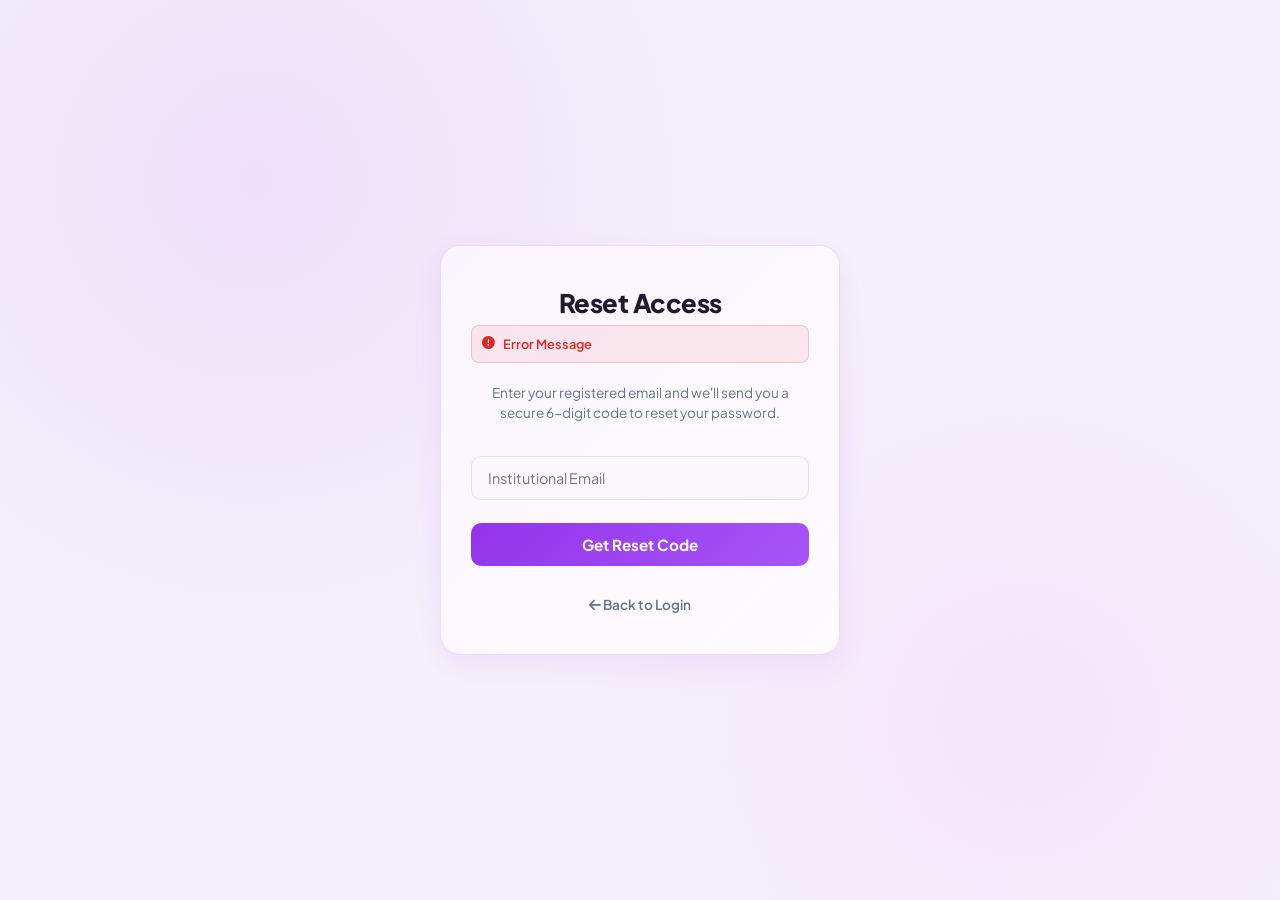
<file: src/main/resources/templates/forgot-password.html>
<!DOCTYPE html>
<html xmlns:th="http://www.thymeleaf.org" lang="en">
<head>
    <title>BALIK GAMIT | Reset Password</title>
    <meta name="viewport" content="width=device-width, initial-scale=1.0">
    <link href="https://fonts.googleapis.com/css2?family=Plus+Jakarta+Sans:wght@400;500;600;700;800&display=swap" rel="stylesheet">
    <link rel="stylesheet" href="https://cdnjs.cloudflare.com/ajax/libs/font-awesome/6.4.0/css/all.min.css">
    
    <style>
        :root {
            --bg-main: #f4f0fb;
            --surface: #ffffff;
            --text-main: #1e1b2e;
            --text-sub: #64748b;
            --card-border: rgba(147, 51, 234, 0.15);
            --primary-accent: #9333ea;
            --primary-hover: #7e22ce;
            --lost-red: #dc2626;
            --found-green: #059669;
            --gradient-glow: linear-gradient(135deg, rgba(147, 51, 234, 0.05) 0%, rgba(217, 70, 239, 0.02) 100%);
        }

        * { box-sizing: border-box; }

        body { 
            font-family: 'Plus Jakarta Sans', sans-serif; 
            background: var(--bg-main);
            display: flex; 
            justify-content: center; 
            align-items: center; 
            min-height: 100vh; 
            padding: 20px 12px;
            margin: 0; 
            color: var(--text-main);
            background-image: 
                radial-gradient(circle at 20% 20%, rgba(147, 51, 234, 0.08) 0%, transparent 40%),
                radial-gradient(circle at 80% 80%, rgba(217, 70, 239, 0.05) 0%, transparent 40%);
        }

        .card { 
            background: var(--surface); 
            padding: 40px 30px; 
            border-radius: 20px; 
            box-shadow: 0 10px 30px rgba(147, 51, 234, 0.08); 
            width: 100%; 
            max-width: 400px; 
            text-align: center; 
            border: 1px solid var(--card-border);
            position: relative;
            z-index: 1;
            background-image: var(--gradient-glow);
        }

        h2 { 
            color: var(--text-main); 
            margin: 0 0 6px 0; 
            font-size: 1.6rem;
            font-weight: 800;
            letter-spacing: -0.5px;
        }

        p.subtitle {
            color: var(--text-sub);
            font-size: 0.85rem;
            margin-bottom: 25px;
            line-height: 1.5;
        }

        input { 
            width: 100%; 
            padding: 12px 16px; 
            margin: 8px 0; 
            border: 1px solid var(--card-border); 
            border-radius: 10px; 
            background: #faf8fd;
            font-family: inherit;
            font-size: 0.9rem;
            color: var(--text-main) !important;
            box-sizing: border-box;
            transition: border-color 0.2s, background 0.2s;
        }

        input:focus { 
            border-color: var(--primary-accent);
            outline: none;
            background: #ffffff;
        }

        button { 
            width: 100%; 
            padding: 12px; 
            background: linear-gradient(135deg, #9333ea, #a855f7);
            color: white; 
            border: none; 
            border-radius: 10px; 
            font-weight: 700; 
            font-size: 0.95rem;
            cursor: pointer; 
            margin-top: 15px; 
            transition: opacity 0.2s;
            font-family: inherit;
        }

        button:hover { 
            opacity: 0.9;
        }

        .error-box { 
            color: var(--lost-red); 
            background: rgba(220, 38, 38, 0.08); 
            border: 1px solid rgba(220, 38, 38, 0.2);
            padding: 10px; 
            border-radius: 8px; 
            margin-bottom: 20px; 
            font-size: 0.8rem;
            font-weight: 600;
            text-align: left;
            display: flex;
            align-items: center;
            gap: 8px;
        }

        .back-link { 
            display: inline-block;
            margin-top: 20px; 
            text-decoration: none; 
            color: var(--text-sub); 
            font-size: 0.85rem; 
            font-weight: 600; 
            transition: color 0.2s;
        }

        .back-link:hover { color: var(--text-main); }

        #central-notif-overlay {
            display: none;
            position: fixed;
            top: 0; left: 0;
            width: 100%; height: 100%;
            background: rgba(30, 27, 46, 0.5);
            backdrop-filter: blur(6px);
            z-index: 9999;
            justify-content: center;
            align-items: center;
            padding: 16px;
        }

        .figma-modal {
            background: var(--surface);
            padding: 30px 24px;
            border-radius: 20px;
            width: 100%;
            max-width: 380px;
            text-align: center;
            box-shadow: 0 20px 40px rgba(147, 51, 234, 0.15);
            border: 1px solid var(--card-border);
            transform: scale(0.9);
            opacity: 0;
            transition: all 0.3s cubic-bezier(0.16, 1, 0.3, 1);
        }

        .figma-modal.active {
            transform: scale(1);
            opacity: 1;
        }

        .modal-icon-container {
            width: 60px;
            height: 60px;
            background: rgba(5, 150, 105, 0.1);
            color: var(--found-green);
            border-radius: 50%;
            display: flex;
            align-items: center;
            justify-content: center;
            font-size: 1.8rem;
            margin: 0 auto 16px;
        }

        .modal-content h3 {
            margin: 0 0 6px 0;
            font-size: 1.3rem;
            font-weight: 700;
            color: var(--text-main);
        }

        .modal-content p {
            margin: 0 0 20px 0;
            color: var(--text-sub);
            font-size: 0.9rem;
            line-height: 1.5;
        }

        .modal-btn {
            width: 100%;
            padding: 12px;
            background: linear-gradient(135deg, #9333ea, #a855f7);
            color: white;
            border: none;
            border-radius: 10px;
            font-weight: 700;
            cursor: pointer;
        }

        .modal-btn:hover { opacity: 0.9; }

        @media (max-width: 480px) {
            .card {
                padding: 30px 20px;
            }
        }
    </style>
</head>
<body>

    <div id="central-notif-overlay">
        <div id="central-modal" class="figma-modal">
            <div class="modal-icon-container">
                <i class="fa-solid fa-paper-plane"></i>
            </div>
            <div class="modal-content">
                <h3 id="notif-title">Success!</h3>
                <p id="notif-message">Request has been sent.</p>
            </div>
            <button class="modal-btn" onclick="closeCentralNotif()">Okay, got it!</button>
        </div>
    </div>

    <div class="card">
        <h2>Reset Access</h2>
        
        <div th:if="${error}" class="error-box">
            <i class="fa-solid fa-circle-exclamation"></i> <span th:text="${error}">Error Message</span>
        </div>

        <p class="subtitle">
            Enter your registered email and we'll send you a secure 6-digit code to reset your password.
        </p>

        <form id="resetForm" th:action="@{/forgot-password/send-otp}" method="post">
            <input type="email" name="email" id="emailInput" placeholder="Institutional Email" required>
            <button type="submit">Get Reset Code</button>
        </form>

        <div style="margin-top: 10px;">
            <a href="/login" class="back-link">
                <i class="fa-solid fa-arrow-left"></i> Back to Login
            </a>
        </div>
    </div>

    <script>
        function showCentralNotif(title, message, iconClass = 'fa-paper-plane') {
            const overlay = document.getElementById('central-notif-overlay');
            const modal = document.getElementById('central-modal');
            const icon = modal.querySelector('.modal-icon-container i');
            
            document.getElementById('notif-title').innerText = title;
            document.getElementById('notif-message').innerText = message;
            icon.className = `fa-solid ${iconClass}`;

            overlay.style.display = 'flex';
            setTimeout(() => { modal.classList.add('active'); }, 10);
        }

        function closeCentralNotif() {
            const modal = document.getElementById('central-modal');
            modal.classList.remove('active');
            setTimeout(() => {
                document.getElementById('central-notif-overlay').style.display = 'none';
                document.getElementById('resetForm').submit();
            }, 300);
        }

        document.getElementById('resetForm').addEventListener('submit', function(e) {
            e.preventDefault();
            const email = document.getElementById('emailInput').value;
            if(email) {
                showCentralNotif(
                    "Request Sent", 
                    "We are sending a 6-digit reset code to " + email + ". Please check your inbox shortly.",
                    "fa-envelope-circle-check"
                );
            }
        });
    </script>
</body>
</html>
</file>
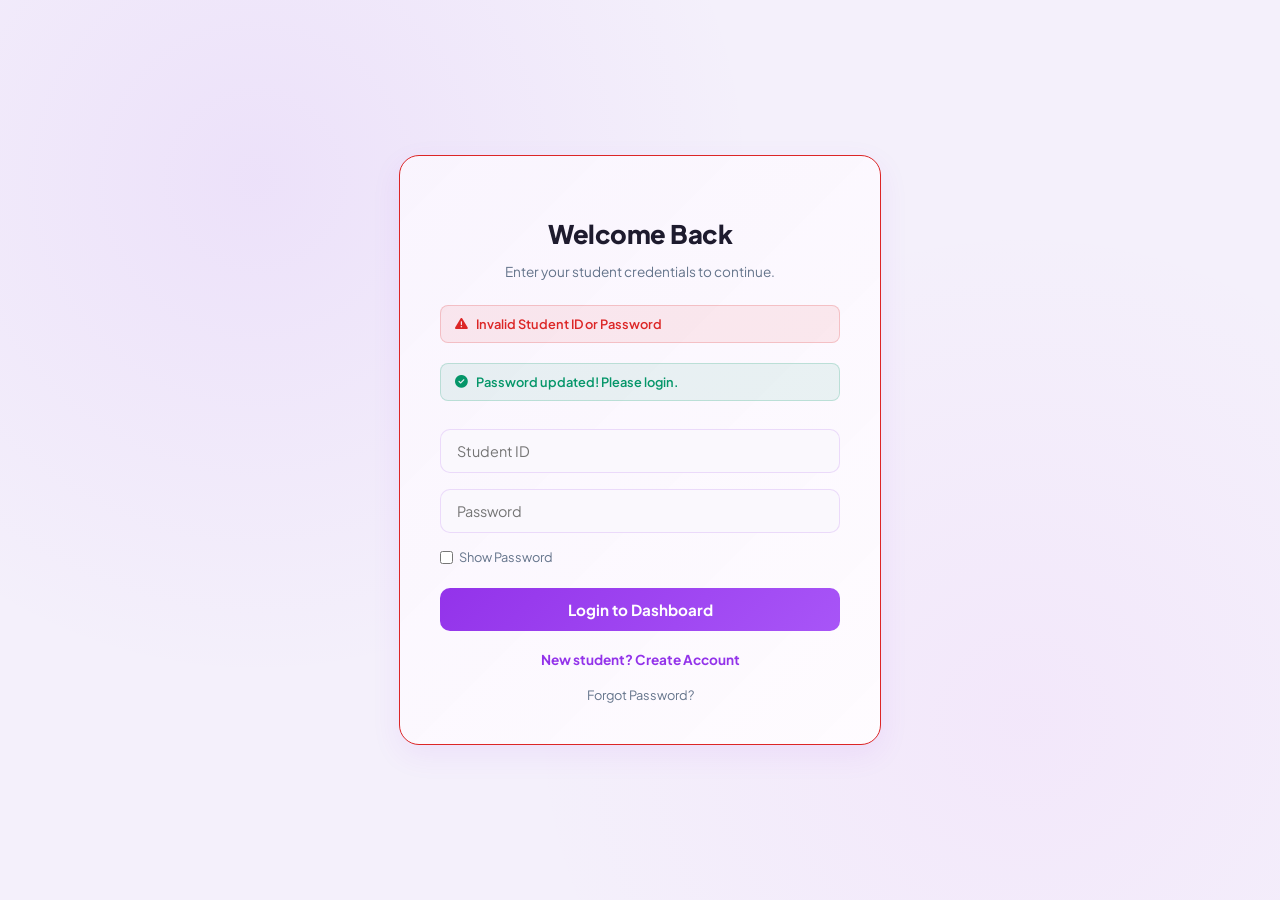
<file: src/main/resources/templates/login.html>
<!DOCTYPE html>
<html xmlns:th="http://www.thymeleaf.org" lang="en">
<head>
    <title>BALIK GAMIT | Login</title>
    <meta name="viewport" content="width=device-width, initial-scale=1.0">
    <link href="https://fonts.googleapis.com/css2?family=Plus+Jakarta+Sans:wght@400;500;600;700;800&display=swap" rel="stylesheet">
    <link rel="stylesheet" href="https://cdnjs.cloudflare.com/ajax/libs/font-awesome/6.4.0/css/all.min.css">
    
    <style>
        :root {
            --bg-main: #f4f0fb;
            --surface: #ffffff;
            --text-main: #1e1b2e;
            --text-sub: #64748b;
            --card-border: rgba(147, 51, 234, 0.15);
            --primary-accent: #9333ea;
            --primary-hover: #7e22ce;
            --gradient-glow: linear-gradient(135deg, rgba(147, 51, 234, 0.05) 0%, rgba(217, 70, 239, 0.02) 100%);
        }

        body { 
            font-family: 'Plus Jakarta Sans', sans-serif; 
            background: var(--bg-main);
            display: flex; 
            justify-content: center; 
            align-items: center; 
            height: 100vh; 
            margin: 0; 
            color: var(--text-main);
            background-image: 
                radial-gradient(circle at 20% 20%, rgba(147, 51, 234, 0.08) 0%, transparent 40%),
                radial-gradient(circle at 80% 80%, rgba(217, 70, 239, 0.05) 0%, transparent 40%);
        }

        .login-card { 
            background: var(--surface); 
            padding: 40px; 
            border-radius: 20px; 
            box-shadow: 0 10px 30px rgba(147, 51, 234, 0.08); 
            width: 100%; 
            max-width: 400px; 
            text-align: center; 
            border: 1px solid var(--card-border);
            background-image: var(--gradient-glow);
        }

        h2 { 
            color: var(--text-main); 
            margin-bottom: 6px; 
            font-size: 1.6rem;
            font-weight: 800;
            letter-spacing: -0.5px;
        }

        p.subtitle {
            color: var(--text-sub);
            font-size: 0.85rem;
            margin-bottom: 25px;
        }

        input { 
            width: 100%; 
            padding: 12px 16px; 
            margin: 8px 0; 
            border: 1px solid var(--card-border); 
            border-radius: 10px; 
            background: #faf8fd;
            font-family: inherit;
            font-size: 0.9rem;
            color: var(--text-main) !important;
            box-sizing: border-box;
            transition: border-color 0.2s, background 0.2s;
        }

        input:focus { 
            border-color: var(--primary-accent);
            outline: none;
            background: #ffffff;
        }

        button { 
            width: 100%; 
            padding: 12px; 
            background: linear-gradient(135deg, #9333ea, #a855f7);
            color: #ffffff; 
            border: none; 
            border-radius: 10px; 
            font-weight: 700; 
            font-size: 0.95rem;
            cursor: pointer; 
            margin-top: 15px; 
            transition: opacity 0.2s;
            font-family: inherit;
        }

        button:hover { 
            opacity: 0.9;
        }

        .register-link { 
            display: block; 
            margin-top: 20px; 
            text-decoration: none; 
            color: var(--primary-accent); 
            font-size: 0.85rem; 
            font-weight: 700; 
        }
        .register-link:hover { text-decoration: underline; }

        .forgot-link {
            text-decoration: none; 
            color: var(--text-sub); 
            font-size: 0.8rem;
        }
        .forgot-link:hover { color: var(--text-main); }

        .alert {
            padding: 10px 14px;
            border-radius: 8px;
            margin-bottom: 20px;
            font-size: 0.8rem;
            font-weight: 600;
            text-align: left;
            display: flex;
            align-items: center;
            gap: 8px;
        }
        .alert-error { background-color: rgba(220, 38, 38, 0.08); color: #dc2626; border: 1px solid rgba(220, 38, 38, 0.2); }
        .alert-success { background-color: rgba(5, 150, 105, 0.08); color: #059669; border: 1px solid rgba(5, 150, 105, 0.2); }

        @keyframes shake {
            0%, 100% { transform: translateX(0); }
            25% { transform: translateX(-6px); }
            50% { transform: translateX(6px); }
            75% { transform: translateX(-6px); }
        }
        .shake-error {
            animation: shake 0.4s ease-in-out;
            border-color: #dc2626 !important;
        }
    </style>
</head>
<body>
    <div class="login-card" id="loginCard">
        <h2>Welcome Back</h2>
        <p class="subtitle">Enter your student credentials to continue.</p>
        
        <div th:if="${error}" id="errorTrigger">
            <div class="alert alert-error">
                <i class="fa-solid fa-triangle-exclamation"></i> Invalid Student ID or Password
            </div>
        </div>

        <div th:if="${param.resetSuccess}" class="alert alert-success">
            <i class="fa-solid fa-circle-check"></i> Password updated! Please login.
        </div>

        <form th:action="@{/login}" method="post">
            <input type="text" name="studentId" placeholder="Student ID" required>
            <input type="password" name="password" id="loginPass" placeholder="Password" required>
            
            <div style="text-align: left; font-size: 0.8rem; margin: 8px 0; color: var(--text-sub);">
                <label style="cursor: pointer; display: flex; align-items: center;">
                    <input type="checkbox" onclick="togglePass('loginPass')" style="width: auto; margin: 0 6px 0 0;"> 
                    Show Password
                </label>
            </div>

            <button type="submit">Login to Dashboard</button>
            <a href="/register" class="register-link">New student? Create Account</a>
        </form>

        <div style="margin-top: 15px;">
            <a href="/forgot-password" class="forgot-link">Forgot Password?</a>
        </div>
    </div>

    <script>
        function togglePass(inputId) {
            var x = document.getElementById(inputId);
            if (x.type === "password") {
                x.type = "text";
            } else {
                x.type = "password";
            }
        }

        window.onload = function() {
            if (document.getElementById('errorTrigger')) {
                const card = document.getElementById('loginCard');
                card.classList.add('shake-error');
            }
        };
    </script>
</body>
</html>
</file>
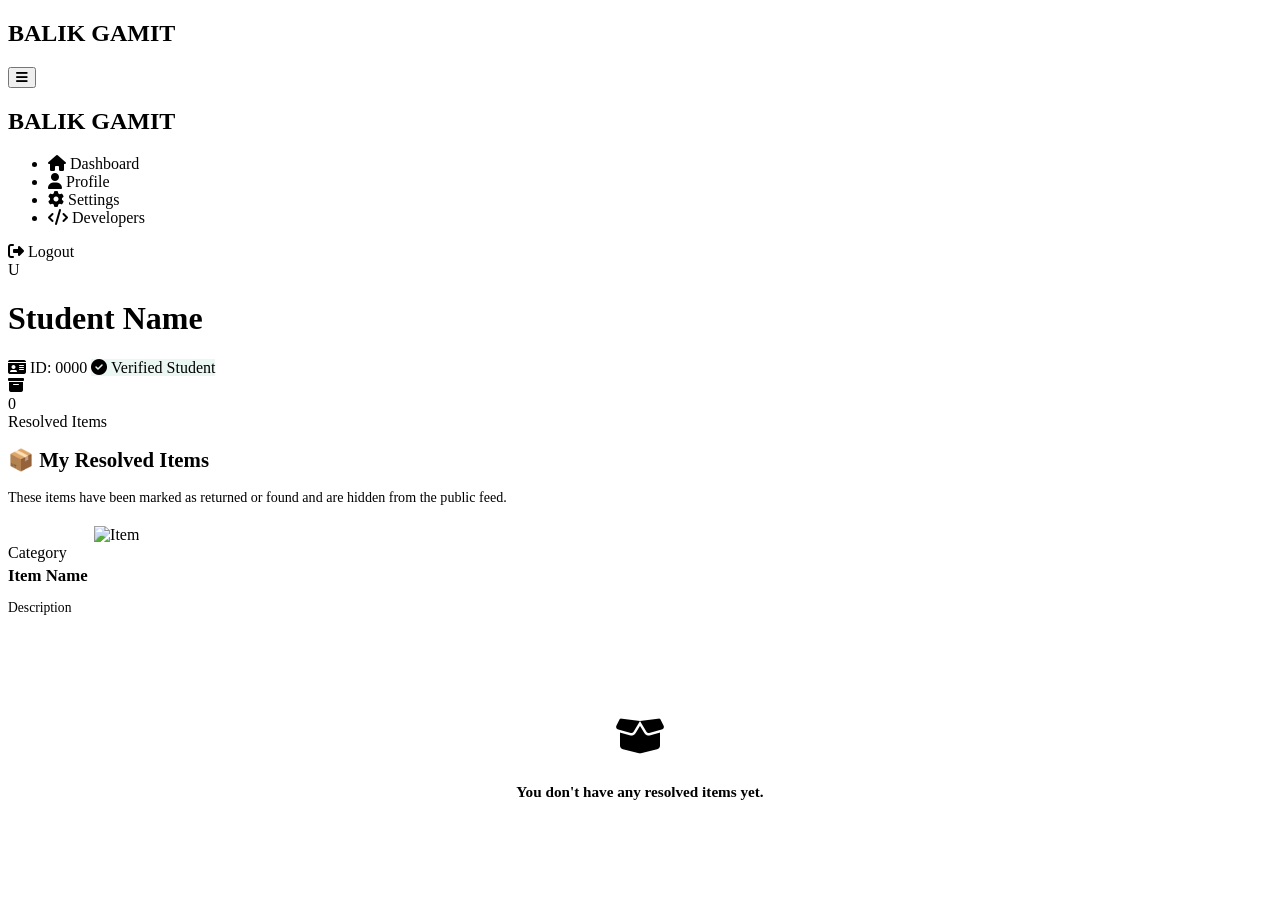
<file: src/main/resources/templates/profile.html>
<!DOCTYPE html>
<html xmlns:th="http://www.thymeleaf.org">
<head>
    <title>BALIK GAMIT | My Profile</title>
    <meta name="viewport" content="width=device-width, initial-scale=1.0">
    <link rel="stylesheet" th:href="@{/css/style.css}">
    <link href="https://fonts.googleapis.com/css2?family=Plus+Jakarta+Sans:wght@400;500;600;700;800&display=swap" rel="stylesheet">
    <link rel="stylesheet" href="https://cdnjs.cloudflare.com/ajax/libs/font-awesome/6.4.0/css/all.min.css">
    
    <script>
        (function() {
            const savedTheme = localStorage.getItem('theme');
            if (savedTheme) {
                document.documentElement.setAttribute('data-theme', savedTheme);
            }
        })();
    </script>
</head>
<body>

    <div class="mobile-navbar">
        <h2>BALIK GAMIT</h2>
        <button class="mobile-menu-btn" onclick="toggleSidebar()"><i class="fa-solid fa-bars"></i></button>
    </div>

    <div class="sidebar-overlay" id="sidebarOverlay" onclick="toggleSidebar()"></div>

    <nav class="sidebar" id="sidebar">
        <h2>BALIK GAMIT</h2>
        <ul class="sidebar-nav">
            <li><a th:href="@{/}"><i class="fa-solid fa-house"></i> Dashboard</a></li>
            <li><a th:href="@{/profile}" class="active"><i class="fa-solid fa-user"></i> Profile</a></li>
            <li><a th:href="@{/settings}"><i class="fa-solid fa-gear"></i> Settings</a></li>
            <li><a th:href="@{/developers}"><i class="fa-solid fa-code"></i> Developers</a></li>
        </ul>
        <div class="sidebar-footer">
            <a th:href="@{/logout}" onclick="return confirm('Log out?')">
                <i class="fa-solid fa-right-from-bracket"></i> Logout
            </a>
        </div>
    </nav>

    <main class="dashboard-container">
        <!-- MINIMAL & COOL PROFILE HERO -->
        <div class="profile-card-minimal">
            <div class="profile-main-group">
                <div class="profile-avatar-minimal" th:text="${session.loggedInStudent.name.substring(0,1)}">U</div>
                <div class="profile-info-minimal">
                    <h1 th:text="${session.loggedInStudent.name}">Student Name</h1>
                    <div class="profile-badges">
                        <span class="profile-pill">
                            <i class="fa-solid fa-id-card"></i> ID: <span th:text="${session.loggedInStudent.studentId}">0000</span>
                        </span>
                        <span class="profile-pill" style="background: rgba(5,150,105,0.08); color: var(--found-green); border-color: rgba(5,150,105,0.2);">
                            <i class="fa-solid fa-circle-check"></i> Verified Student
                        </span>
                    </div>
                </div>
            </div>

            <div class="profile-stats-pill">
                <i class="fa-solid fa-box-archive"></i>
                <div>
                    <div class="stat-num" th:text="${#lists.size(myFinishedItems)}">0</div>
                    <div class="stat-lbl">Resolved Items</div>
                </div>
            </div>
        </div>

        <div style="margin-bottom: 20px;">
            <h2 style="color: var(--text-main); font-weight: 800; font-size: 1.3rem;">📦 My Resolved Items</h2>
            <p style="color: var(--text-sub); font-size: 0.88rem; margin-top: 4px;">These items have been marked as returned or found and are hidden from the public feed.</p>
        </div>

        <div class="item-grid">
            <div th:each="item : ${myFinishedItems}" class="item-card">
                <div class="image-container">
                    <span class="status-badge" style="background: var(--text-sub); color: white;">RESOLVED</span>
                    <img th:src="${item.imagePath != null ? item.imagePath : '/images/default.jpg'}" alt="Item">
                </div>
                <div class="card-content">
                    <span class="category-tag" th:text="${item.category}">Category</span>
                    <h3 th:text="${item.name}" style="margin: 4px 0 6px 0; color: var(--text-main); font-size: 1.05rem; font-weight: 700;">Item Name</h3>
                    <p class="item-description" th:text="${item.description}" style="font-size:0.85rem; color:var(--text-sub); margin-bottom:15px;">Description</p>
                    
                    <form th:action="@{'/restore/' + ${item.id}}" method="post" style="margin-top: auto;">
                        <button type="submit" class="tab-btn" style="width: 100%; margin: 0; background: var(--gradient-primary); color: white; border: none; padding: 10px; font-weight: 700;" 
                                onclick="return confirm('Restore this item to the public dashboard?')">
                            <i class="fa-solid fa-arrow-rotate-left"></i> Restore to Feed
                        </button>
                    </form>
                </div>
            </div>

            <div th:if="${#lists.isEmpty(myFinishedItems)}" style="grid-column: 1 / -1; text-align: center; padding: 50px; background: var(--surface); border-radius: 16px; border: 1px solid var(--card-border); color: var(--text-sub);">
                <i class="fa-solid fa-box-open" style="font-size: 2.5rem; margin-bottom: 12px; color: var(--text-sub);"></i>
                <p style="font-weight: 600; font-size: 0.95rem;">You don't have any resolved items yet.</p>
            </div>
        </div>
    </main>

    <script>
        function toggleSidebar() {
            document.getElementById('sidebar').classList.toggle('show');
            document.getElementById('sidebarOverlay').classList.toggle('show');
        }
    </script>
</body>
</html>
</file>
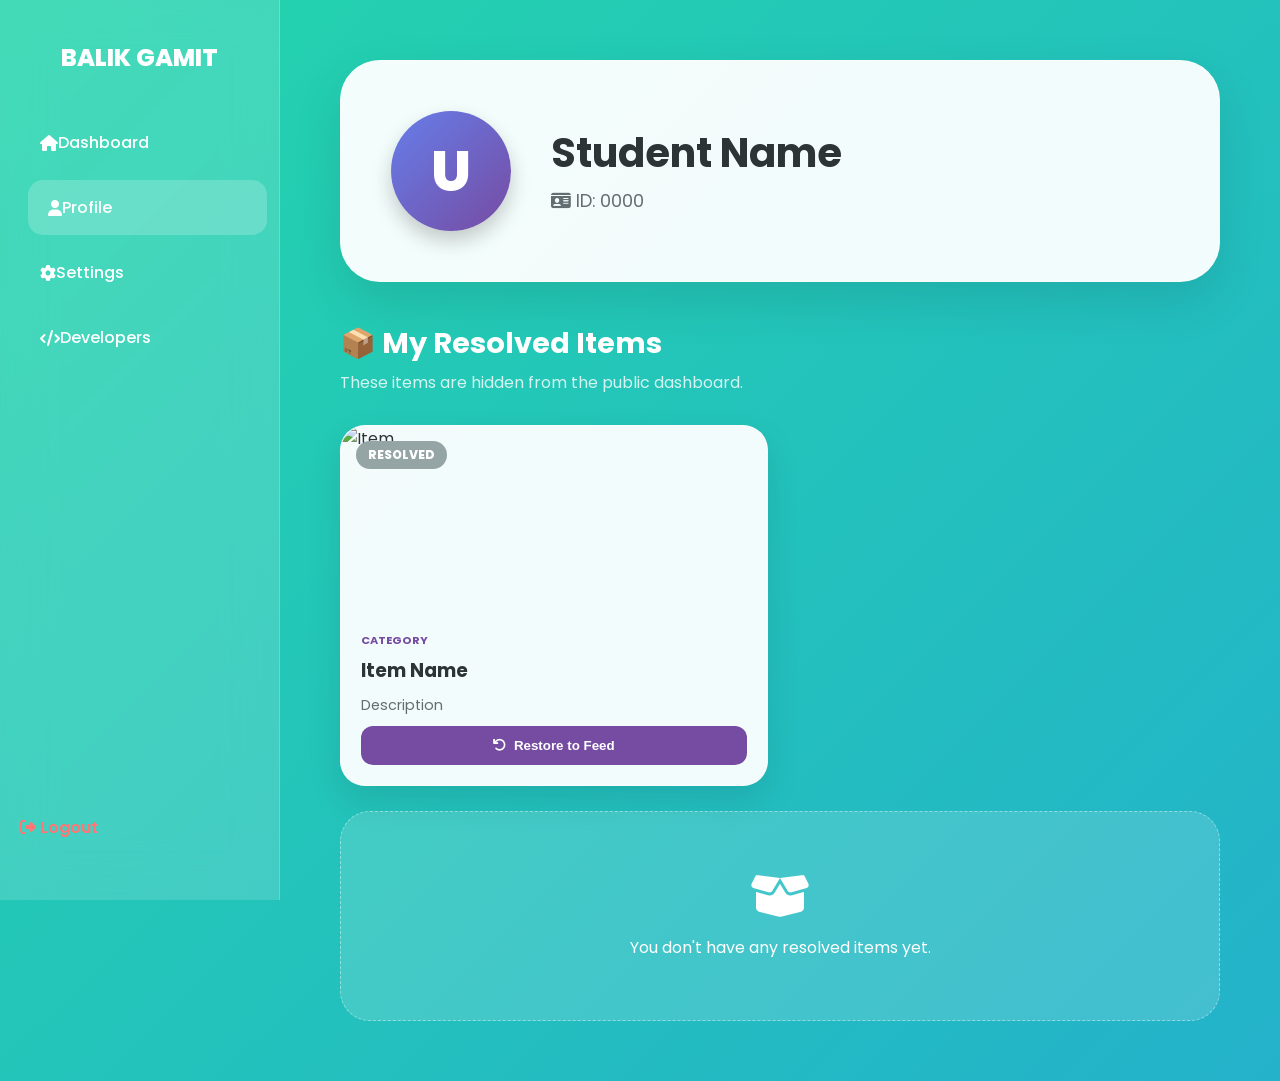
<file: src/main/resources/templates/Profile.html>
<!DOCTYPE html>
<html xmlns:th="http://www.thymeleaf.org">
<head>
    <title>BALIK GAMIT | My Profile</title>
    <link rel="stylesheet" th:href="@{/css/style.css}">
    <link href="https://fonts.googleapis.com/css2?family=Poppins:wght@400;500;600;700;800&display=swap" rel="stylesheet">
    <link rel="stylesheet" href="https://cdnjs.cloudflare.com/ajax/libs/font-awesome/6.4.0/css/all.min.css">
    
    <script>
        (function() {
            const savedTheme = localStorage.getItem('theme');
            if (savedTheme) {
                document.documentElement.setAttribute('data-theme', savedTheme);
            }
        })();
    </script>

    <style>
         /* --- ORIGINAL STYLES --- */
        .post-panel h3 {
            color: #1e272e !important;
            font-size: 1.5rem;
            font-weight: 800;
            margin: 0;
            text-shadow: none;
        }

        .post-panel button[type="submit"] {
            background: #00b894 !important;
            color: white !important;
            border-radius: 12px;
            font-size: 1rem;
            font-weight: 700;
            transition: transform 0.2s, background 0.2s;
            box-shadow: 0 4px 15px rgba(0, 184, 148, 0.3);
        }

        .post-panel button[type="submit"]:hover {
            background: #00947a !important;
            transform: translateY(-2px);
        }

        /* 1. Reset browser defaults */
        * {
            margin: 0;
            padding: 0;
            box-sizing: border-box;
        }

        /* 2. Ensure the Body doesn't center its children */
        body {
            display: flex;
            flex-direction: row; /* Force side-by-side layout */
            align-items: stretch;
            justify-content: flex-start; /* Force everything to the left */
            text-align: left;
        }

        /* 3. Explicit Sidebar Positioning */
        .sidebar {
            width: 250px;
            min-width: 250px;
            height: 100vh;
            position: sticky; /* Or fixed */
            top: 0;
            left: 0;
            /* Ensure it doesn't shrink */
            flex-shrink: 0; 
        }

        :root {
            --glass: rgba(255, 255, 255, 0.15);
            --glass-heavy: rgba(255, 255, 255, 0.95);
            --sidebar-width: 280px;
            --text-main: #2d3436;
            --text-sub: #636e72;
            --card-border: rgba(255, 255, 255, 0.5);
            --accent: #764ba2;
            --found-green: #00b894;
            --lost-red: #ff7675;
        }

        [data-theme="dark"] {
            --glass: rgba(0, 0, 0, 0.3);
            --glass-heavy: rgba(30, 30, 30, 0.95);
            --text-main: #f5f6fa;
            --text-sub: #b2bec3;
            --card-border: rgba(255, 255, 255, 0.1);
        }

        body {
            margin: 0;
            font-family: 'Poppins', sans-serif;
            background: linear-gradient(-45deg, #ee7752, #e73c7e, #23a6d5, #23d5ab);
            background-size: 400% 400%;
            animation: gradientBG 15s ease infinite;
            min-height: 100vh;
            display: flex;
            color: var(--text-main);
        }

        @keyframes gradientBG {
            0% { background-position: 0% 50%; }
            50% { background-position: 100% 50%; }
            100% { background-position: 0% 50%; }
        }
        :root {
            --glass: rgba(255, 255, 255, 0.15);
            --glass-heavy: rgba(255, 255, 255, 0.95);
            --sidebar-width: 280px;
            --text-main: #2d3436;
            --text-sub: #636e72;
            --card-border: rgba(255, 255, 255, 0.5);
            --accent: #764ba2;
        }

        [data-theme="dark"] {
            --glass: rgba(0, 0, 0, 0.3);
            --glass-heavy: rgba(30, 30, 30, 0.95);
            --text-main: #f5f6fa;
            --text-sub: #b2bec3;
            --card-border: rgba(255, 255, 255, 0.1);
        }

        body {
            margin: 0;
            font-family: 'Poppins', sans-serif;
            background: linear-gradient(-45deg, #ee7752, #e73c7e, #23a6d5, #23d5ab);
            background-size: 400% 400%;
            animation: gradientBG 15s ease infinite;
            min-height: 100vh;
            display: flex;
            color: var(--text-main);
        }

        @keyframes gradientBG {
            0% { background-position: 0% 50%; }
            50% { background-position: 100% 50%; }
            100% { background-position: 0% 50%; }
        }

        /* --- SIDEBAR --- */
        .sidebar {
            width: var(--sidebar-width);
            background: var(--glass);
            backdrop-filter: blur(25px);
            border-right: 1px solid rgba(255, 255, 255, 0.2);
            height: 100vh;
            position: fixed;
            padding: 40px 20px;
            color: white;
            display: flex;
            flex-direction: column;
            z-index: 100;
        }

        .sidebar h2 { font-weight: 800; margin-bottom: 40px; text-align: center; }
        .sidebar-nav { list-style: none; padding: 0; margin: 0; }
        .sidebar-nav li a {
            display: flex;
            align-items: center;
            padding: 15px 20px;
            color: white;
            text-decoration: none;
            border-radius: 15px;
            margin-bottom: 10px;
            transition: 0.3s;
            font-weight: 500;
        }
        .sidebar-nav li a:hover, .sidebar-nav li a.active { background: rgba(255, 255, 255, 0.2); transform: translateX(8px); }

        /* --- MAIN CONTENT --- */
        .dashboard-container {
            margin-left: var(--sidebar-width);
            width: calc(100% - var(--sidebar-width));
            padding: 60px;
        }

        /* Profile Header Card */
        .profile-card {
            background: var(--glass-heavy);
            padding: 50px;
            border-radius: 40px;
            display: flex;
            align-items: center;
            gap: 40px;
            box-shadow: 0 20px 50px rgba(0,0,0,0.1);
            border: 1px solid var(--card-border);
            margin-bottom: 40px;
        }

        .profile-avatar {
            width: 120px;
            height: 120px;
            background: linear-gradient(135deg, #667eea 0%, #764ba2 100%);
            border-radius: 50%;
            display: flex;
            align-items: center;
            justify-content: center;
            font-size: 3.5rem;
            color: white;
            font-weight: 800;
            box-shadow: 0 10px 20px rgba(0,0,0,0.2);
        }

        .profile-info h1 { margin: 0; font-size: 2.5rem; color: var(--text-main); }
        .profile-info p { margin: 5px 0; color: var(--text-sub); font-size: 1.1rem; }

        /* Archive Section */
        .section-title { color: white; margin-bottom: 5px; font-weight: 700; font-size: 1.8rem; }
        .section-subtitle { color: rgba(255,255,255,0.8); margin-bottom: 30px; font-size: 1rem; }
        
        .item-grid { 
            display: grid; 
            grid-template-columns: repeat(auto-fill, minmax(300px, 1fr)); 
            gap: 25px; 
        }
        
        .item-card { 
            background: var(--glass-heavy); 
            border-radius: 25px; 
            overflow: hidden;
            box-shadow: 0 15px 35px rgba(0,0,0,0.1);
            border: 1px solid var(--card-border);
            transition: transform 0.3s ease;
        }
        .item-card:hover { transform: translateY(-5px); }

        .image-container { position: relative; height: 180px; }
        .image-container img { width: 100%; height: 100%; object-fit: cover; }
        
        .status-badge {
            position: absolute;
            top: 15px;
            left: 15px;
            padding: 5px 12px;
            border-radius: 50px;
            font-size: 0.75rem;
            font-weight: 800;
            background: #95a5a6;
            color: white;
        }

        .card-content { padding: 20px; }
        .category-tag { font-size: 0.7rem; color: var(--accent); font-weight: 700; text-transform: uppercase; }
        .item-description { font-size: 0.9rem; color: var(--text-sub); margin: 10px 0; }

        /* Restore Button */
        .btn-action-restore {
            background: var(--accent);
            color: white;
            border: none;
            padding: 12px;
            border-radius: 12px;
            font-weight: 700;
            width: 100%;
            cursor: pointer;
            transition: 0.3s;
            display: flex;
            align-items: center;
            justify-content: center;
            gap: 8px;
        }
        .btn-action-restore:hover { opacity: 0.9; transform: scale(1.02); }

        .empty-state {
            grid-column: 1 / -1;
            text-align: center;
            padding: 60px;
            background: var(--glass);
            border-radius: 30px;
            color: white;
            border: 1px dashed rgba(255,255,255,0.4);
        }
    </style>
</head>
<body>
    <nav class="sidebar">
        <h2>BALIK GAMIT</h2>
        <ul class="sidebar-nav">
            <li><a th:href="@{/}"><i class="fa-solid fa-house"></i> Dashboard</a></li>
            <li><a th:href="@{/profile}" class="active"><i class="fa-solid fa-user"></i> Profile</a></li>
            <li><a th:href="@{/settings}"><i class="fa-solid fa-gear"></i> Settings</a></li>
            <li><a th:href="@{/developers}"><i class="fa-solid fa-code"></i> Developers</a></li>
        </ul>
        <div style="margin-top: auto; padding-bottom: 20px;">
            <a th:href="@{/logout}" style="color: #ff7675; text-decoration: none; font-weight: 600;" onclick="return confirm('Log out?')">
                <i class="fa-solid fa-right-from-bracket"></i> Logout
            </a>
        </div>
    </nav>

    <main class="dashboard-container">
        <div class="profile-card">
            <div class="profile-avatar" th:text="${session.loggedInStudent.name.substring(0,1)}">U</div>
            <div class="profile-info">
                <h1 th:text="${session.loggedInStudent.name}">Student Name</h1>
                <p><i class="fa-solid fa-id-card"></i> ID: <span th:text="${session.loggedInStudent.studentId}">0000</span></p>
            </div>
        </div>

        <h2 class="section-title">📦 My Resolved Items</h2>
        <p class="section-subtitle">These items are hidden from the public dashboard.</p>

        <div class="item-grid">
            <div th:each="item : ${myFinishedItems}" class="item-card">
                <div class="image-container">
                    <span class="status-badge">RESOLVED</span>
                    <img th:src="${item.imagePath != null ? item.imagePath : '/images/default.jpg'}" alt="Item">
                </div>
                <div class="card-content">
                    <span class="category-tag" th:text="${item.category}">Category</span>
                    <h3 th:text="${item.name}" style="margin: 5px 0; color: var(--text-main);">Item Name</h3>
                    <p class="item-description" th:text="${item.description}">Description</p>
                    
                    <form th:action="@{'/restore/' + ${item.id}}" method="post">
                        <button type="submit" class="btn-action-restore" 
                                onclick="return confirm('Restore this item to the public dashboard?')">
                            <i class="fa-solid fa-arrow-rotate-left"></i> Restore to Feed
                        </button>
                    </form>
                </div>
            </div>

            <div th:if="${#lists.isEmpty(myFinishedItems)}" class="empty-state">
                <i class="fa-solid fa-box-open" style="font-size: 3rem; margin-bottom: 15px;"></i>
                <p>You don't have any resolved items yet.</p>
            </div>
        </div>
    </main>
</body>
</html>
</file>
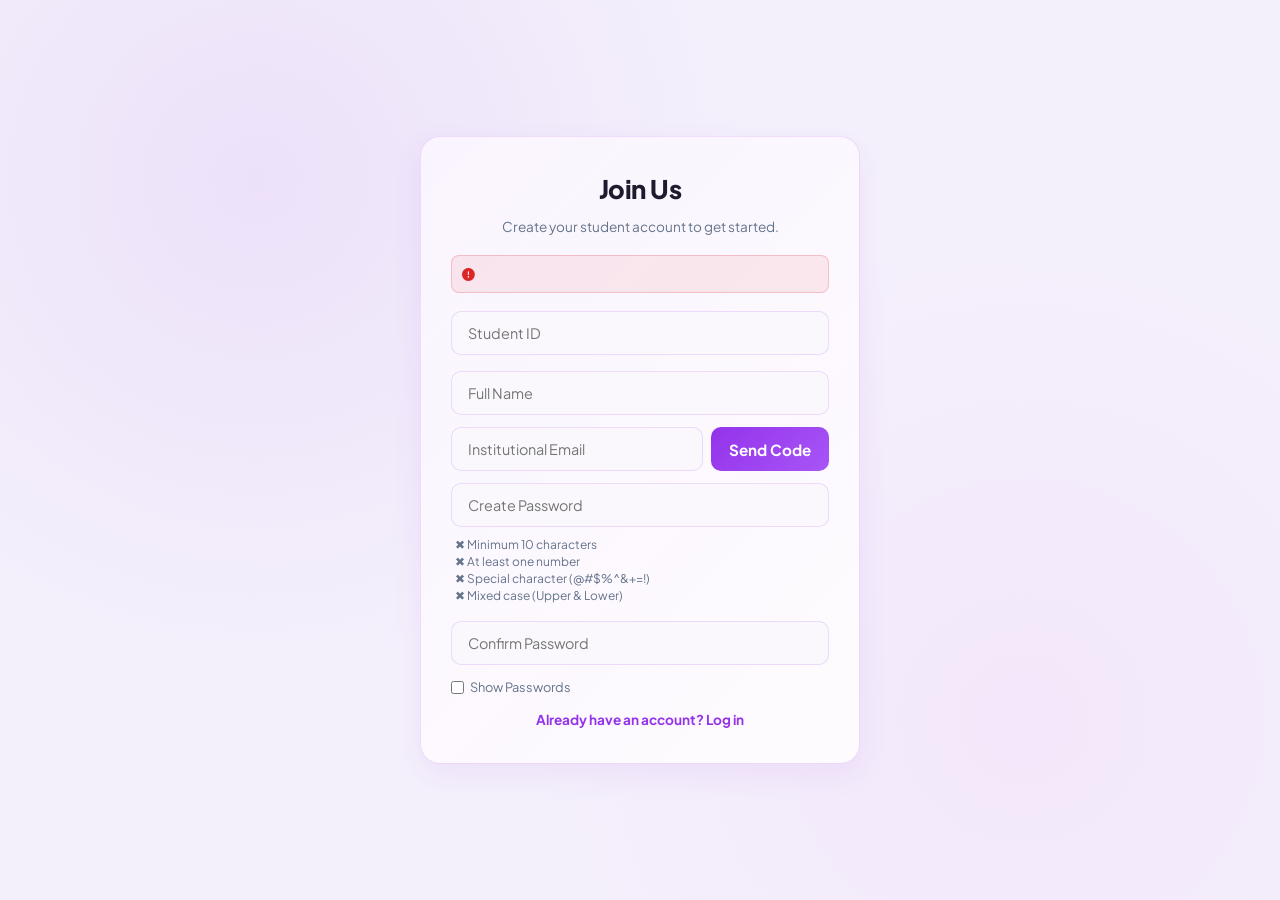
<file: src/main/resources/templates/register.html>
<!DOCTYPE html>
<html xmlns:th="http://www.thymeleaf.org" lang="en">
<head>
    <title>BALIK GAMIT | Register</title>
    <meta name="viewport" content="width=device-width, initial-scale=1.0">
    <link href="https://fonts.googleapis.com/css2?family=Plus+Jakarta+Sans:wght@400;500;600;700;800&display=swap" rel="stylesheet">
    <link rel="stylesheet" href="https://cdnjs.cloudflare.com/ajax/libs/font-awesome/6.4.0/css/all.min.css">
    
    <style>
        :root {
            --bg-main: #f4f0fb;
            --surface: #ffffff;
            --text-main: #1e1b2e;
            --text-sub: #64748b;
            --card-border: rgba(147, 51, 234, 0.15);
            --primary-accent: #9333ea;
            --primary-hover: #7e22ce;
            --found-green: #059669;
            --lost-red: #dc2626;
            --gradient-glow: linear-gradient(135deg, rgba(147, 51, 234, 0.05) 0%, rgba(217, 70, 239, 0.02) 100%);
        }

        * {
            box-sizing: border-box;
        }

        body {
            margin: 0;
            font-family: 'Plus Jakarta Sans', sans-serif;
            background: var(--bg-main);
            min-height: 100vh;
            padding: 20px 12px;
            display: flex;
            justify-content: center;
            align-items: center;
            color: var(--text-main);
            background-image: 
                radial-gradient(circle at 20% 20%, rgba(147, 51, 234, 0.08) 0%, transparent 40%),
                radial-gradient(circle at 80% 80%, rgba(217, 70, 239, 0.05) 0%, transparent 40%);
        }

        .register-card {
            background: var(--surface);
            padding: 35px 30px;
            border-radius: 20px;
            box-shadow: 0 10px 30px rgba(147, 51, 234, 0.08);
            width: 100%;
            max-width: 440px;
            border: 1px solid var(--card-border);
            text-align: center;
            position: relative;
            z-index: 1;
            background-image: var(--gradient-glow);
        }

        h2 {
            font-weight: 800;
            font-size: 1.6rem;
            color: var(--text-main);
            margin: 0 0 6px 0;
            letter-spacing: -0.5px;
        }

        p.subtitle {
            color: var(--text-sub);
            font-size: 0.85rem;
            margin-bottom: 20px;
        }

        input {
            width: 100%;
            padding: 12px 16px;
            margin: 6px 0;
            border: 1px solid var(--card-border);
            border-radius: 10px;
            background: #faf8fd;
            font-family: inherit;
            font-size: 0.9rem;
            color: var(--text-main) !important;
            box-sizing: border-box;
            transition: border-color 0.2s, background 0.2s;
        }

        input:focus {
            border-color: var(--primary-accent);
            outline: none;
            background: #ffffff;
        }

        .email-field-group {
            display: flex;
            align-items: center;
            gap: 8px;
            width: 100%;
        }

        button {
            width: 100%;
            padding: 12px;
            border: none;
            border-radius: 10px;
            font-weight: 700;
            font-size: 0.95rem;
            cursor: pointer;
            transition: opacity 0.2s;
            font-family: inherit;
        }

        #sendOtpBtn {
            width: auto !important;
            background: linear-gradient(135deg, #9333ea, #a855f7);
            color: #ffffff;
            padding: 0 18px;
            height: 44px;
            white-space: nowrap;
            flex-shrink: 0;
        }
        #sendOtpBtn:hover { opacity: 0.9; }

        #finalRegisterBtn {
            background: linear-gradient(135deg, #059669, #10b981);
            color: #ffffff;
            margin-top: 15px;
            display: none; 
        }
        #finalRegisterBtn:hover { opacity: 0.9; }

        button:disabled {
            background: #e2e8f0;
            color: var(--text-sub);
            cursor: not-allowed;
        }

        .login-link {
            display: block;
            margin-top: 16px;
            font-size: 0.85rem;
            color: var(--primary-accent);
            text-decoration: none;
            font-weight: 700;
        }
        .login-link:hover { text-decoration: underline; }

        #id-status {
            display: block;
            font-size: 0.75rem;
            text-align: left;
            margin-bottom: 4px;
            padding-left: 4px;
            font-weight: 600;
        }

        #otpSection {
            display: none; 
            margin-top: 6px;
        }

        .checking-spinner {
            display: inline-block;
            width: 10px; height: 10px;
            border: 2px solid rgba(147, 51, 234, 0.3);
            border-radius: 50%;
            border-top-color: var(--primary-accent);
            animation: spin 0.8s linear infinite;
            margin-right: 4px;
        }

        @keyframes spin { to { transform: rotate(360deg); } }

        .pass-req-box {
            text-align: left;
            font-size: 0.75rem;
            margin: 4px 0 12px 4px;
            color: var(--text-sub);
        }
        .req-item { transition: 0.2s; margin-bottom: 2px; }
        .req-valid { color: var(--found-green); font-weight: 600; }
        .req-invalid { color: var(--lost-red); }

        /* CENTRAL NOTIFICATION MODAL */
        #central-notif-overlay {
            display: none;
            position: fixed;
            top: 0; left: 0;
            width: 100%; height: 100%;
            background: rgba(30, 27, 46, 0.5);
            backdrop-filter: blur(6px);
            z-index: 9999;
            justify-content: center;
            align-items: center;
            padding: 16px;
        }

        .figma-modal {
            background: var(--surface);
            padding: 30px 24px;
            border-radius: 20px;
            width: 100%;
            max-width: 380px;
            text-align: center;
            border: 1px solid var(--card-border);
            box-shadow: 0 20px 40px rgba(147, 51, 234, 0.15);
            transform: scale(0.9);
            opacity: 0;
            transition: all 0.3s cubic-bezier(0.16, 1, 0.3, 1);
        }
        .figma-modal.active { transform: scale(1); opacity: 1; }

        .modal-icon-container {
            width: 60px; height: 60px;
            background: rgba(5, 150, 105, 0.1);
            color: var(--found-green);
            border-radius: 50%;
            display: flex; align-items: center; justify-content: center;
            font-size: 1.8rem; margin: 0 auto 16px;
        }

        .modal-content h3 { margin: 0 0 6px 0; font-size: 1.3rem; font-weight: 700; color: var(--text-main); }
        .modal-content p { margin: 0 0 20px 0; color: var(--text-sub); font-size: 0.9rem; }

        .modal-btn {
            width: 100%; padding: 12px; background: linear-gradient(135deg, #9333ea, #a855f7); color: #ffffff; border: none;
            border-radius: 10px; font-weight: 700; cursor: pointer;
        }
        .modal-btn:hover { opacity: 0.9; }

        @media (max-width: 480px) {
            .register-card {
                padding: 28px 18px;
            }
            .email-field-group {
                flex-direction: column;
                align-items: stretch;
            }
            #sendOtpBtn {
                width: 100% !important;
                height: 42px;
                margin-top: 4px;
            }
        }
    </style>
</head>
<body>

    <div id="central-notif-overlay">
        <div id="central-modal" class="figma-modal">
            <div class="modal-icon-container">
                <i class="fa-solid fa-paper-plane"></i>
            </div>
            <div class="modal-content">
                <h3 id="notif-title">Success!</h3>
                <p id="notif-message">Code has been sent to your email.</p>
            </div>
            <button class="modal-btn" onclick="closeCentralNotif()">Okay, got it!</button>
        </div>
    </div>

    <div class="register-card">
        <h2>Join Us</h2>
        <p class="subtitle">Create your student account to get started.</p>
        
        <div th:if="${error}" style="background: rgba(220, 38, 38, 0.08); color: var(--lost-red); border: 1px solid rgba(220, 38, 38, 0.2); padding: 10px; border-radius: 8px; margin-bottom: 12px; font-size: 0.8rem; font-weight: 600; text-align: left;">
            <i class="fa-solid fa-circle-exclamation"></i> <span th:text="${error}"></span>
        </div>
        
        <form th:action="@{/register/send-otp}" method="post" id="regForm" onsubmit="return validatePasswords()">
            
            <input type="text" name="studentId" id="studentId" placeholder="Student ID" required oninput="checkIdAvailability()">
            <span id="id-status"></span>

            <input type="text" name="name" placeholder="Full Name" required>

            <div class="email-field-group">
                <input type="email" id="email" name="email" placeholder="Institutional Email" required>
                <button type="button" id="sendOtpBtn" onclick="requestRegistrationOtp()">Send Code</button>
            </div>

            <p id="timerText" style="font-size: 0.75rem; color: var(--lost-red); margin: 4px 0 8px 0; display: none; text-align: left; font-weight: 600;">
                Resend available in <span id="seconds">60</span>s
            </p>

            <div id="otpSection">
                <input type="text" name="userOtp" placeholder="Enter 6-Digit OTP" required maxlength="6">
            </div>

            <input type="password" name="password" id="regPass" placeholder="Create Password" required onkeyup="checkPasswordStrength()">
            
            <div class="pass-req-box">
                <div id="req-len" class="req-item">✖ Minimum 10 characters</div>
                <div id="req-num" class="req-item">✖ At least one number</div>
                <div id="req-spec" class="req-item">✖ Special character (@#$%^&+=!)</div>
                <div id="req-case" class="req-item">✖ Mixed case (Upper & Lower)</div>
            </div>

            <input type="password" id="confirmPass" placeholder="Confirm Password" required onkeyup="checkMatch()">
            
            <p id="matchError" style="color: var(--lost-red); font-size: 0.75rem; display: none; margin: 4px 0; text-align: left; font-weight: 600;">
                ⚠️ Passwords do not match!
            </p>

            <div style="text-align: left; font-size: 0.8rem; margin: 8px 0; color: var(--text-sub);">
                <label style="cursor: pointer; display: flex; align-items: center;">
                    <input type="checkbox" onclick="togglePassFields()" style="width: auto; margin: 0 6px 0 0;"> 
                    Show Passwords
                </label>
            </div>

            <button type="submit" id="finalRegisterBtn">Verify & Register</button>
        </form>

        <a th:href="@{/login}" class="login-link">Already have an account? Log in</a>

        <script>
            let countdown;

            function checkPasswordStrength() {
                const pass = document.getElementById('regPass').value;
                const isLen = pass.length >= 10;
                const isNum = /\d/.test(pass);
                const isSpec = /[@#$%^&+=!]/.test(pass);
                const isCase = /[a-z]/.test(pass) && /[A-Z]/.test(pass);

                updateRequirementDisplay('req-len', isLen, "Minimum 10 characters");
                updateRequirementDisplay('req-num', isNum, "At least one number");
                updateRequirementDisplay('req-spec', isSpec, "Special character (@#$%^&+=!)");
                updateRequirementDisplay('req-case', isCase, "Mixed case (Upper & Lower)");
            }

            function updateRequirementDisplay(id, isValid, text) {
                const el = document.getElementById(id);
                el.className = isValid ? 'req-item req-valid' : 'req-item req-invalid';
                el.innerHTML = (isValid ? '✅ ' : '✖ ') + text;
            }

            function checkMatch() {
                const pass = document.getElementById('regPass').value;
                const confirm = document.getElementById('confirmPass').value;
                document.getElementById('matchError').style.display = (pass === confirm || confirm === "") ? 'none' : 'block';
            }

            function showCentralNotif(title, message, iconClass = 'fa-paper-plane') {
                const overlay = document.getElementById('central-notif-overlay');
                const modal = document.getElementById('central-modal');
                const icon = modal.querySelector('.modal-icon-container i');
                
                document.getElementById('notif-title').innerText = title;
                document.getElementById('notif-message').innerText = message;
                icon.className = `fa-solid ${iconClass}`;

                overlay.style.display = 'flex';
                setTimeout(() => { modal.classList.add('active'); }, 10);
            }

            function closeCentralNotif() {
                const modal = document.getElementById('central-modal');
                modal.classList.remove('active');
                setTimeout(() => {
                    document.getElementById('central-notif-overlay').style.display = 'none';
                }, 300);
            }

            function requestRegistrationOtp() {
                const email = document.getElementById('email').value;
                const btn = document.getElementById('sendOtpBtn');
                const timerText = document.getElementById('timerText');
                const secondsSpan = document.getElementById('seconds');
                const otpSection = document.getElementById('otpSection');
                const finalBtn = document.getElementById('finalRegisterBtn');

                if (!email || !email.includes('@')) {
                    showCentralNotif('Invalid Email', 'Please use your valid institutional email address.', 'fa-circle-xmark');
                    return;
                }

                btn.disabled = true;

                fetch('/send-otp?email=' + email, { method: 'POST' })
                    .then(res => res.text())
                    .then(data => {
                        if (data === "SKIP") {
                            showCentralNotif('Verification Paused', 'Email verification is currently disabled. You may proceed.', 'fa-circle-check');
                            otpSection.style.display = "none"; 
                            document.getElementsByName('userOtp')[0].value = "000000"; 
                            finalBtn.style.display = "block";
                            finalBtn.innerText = "Register Now";
                        } else if (data === "OK") {
                            showCentralNotif('Code Sent!', 'Check your inbox for the 6-digit code.', 'fa-envelope-circle-check');
                            otpSection.style.display = "block";
                            finalBtn.style.display = "block";
                            
                            timerText.style.display = "block";
                            let timeLeft = 60;
                            countdown = setInterval(() => {
                                timeLeft--;
                                secondsSpan.innerText = timeLeft;
                                if (timeLeft <= 0) {
                                    clearInterval(countdown);
                                    btn.disabled = false;
                                    timerText.style.display = "none";
                                }
                            }, 1000);
                        } else {
                            showCentralNotif('Error', 'Could not send OTP.', 'fa-triangle-exclamation');
                            btn.disabled = false;
                        }
                    });
            }

            function togglePassFields() {
                var p1 = document.getElementById("regPass");
                var p2 = document.getElementById("confirmPass");
                var type = p1.type === "password" ? "text" : "password";
                p1.type = type; p2.type = type;
            }

            function validatePasswords() {
                var pass = document.getElementById("regPass").value;
                var confirm = document.getElementById("confirmPass").value;
                var strongRegex = /^(?=.*[0-9])(?=.*[a-z])(?=.*[A-Z])(?=.*[@#$%^&+=!]).{10,}$/;

                if (!strongRegex.test(pass)) {
                    showCentralNotif('Weak Password', 'Please follow all security requirements for your password.', 'fa-shield-halved');
                    return false;
                }

                if (pass !== confirm) {
                    document.getElementById("matchError").style.display = "block";
                    return false;
                }
                return true;
            }

            function checkIdAvailability() {
                const studentId = document.getElementById('studentId').value;
                const idStatus = document.getElementById('id-status');

                if (studentId.length === 9) {
                    idStatus.innerHTML = '<span class="checking-spinner"></span> Checking...';
                    idStatus.style.color = 'var(--primary-accent)';

                    fetch('/check-id?studentId=' + studentId)
                        .then(res => res.json())
                        .then(isAvailable => {
                            if (isAvailable) {
                                idStatus.innerHTML = '✅ ID is available';
                                idStatus.style.color = 'var(--found-green)';
                            } else {
                                idStatus.innerHTML = '❌ ID is already taken';
                                idStatus.style.color = 'var(--lost-red)';
                            }
                        });
                } else {
                    idStatus.innerHTML = '';
                }
            }
        </script>
    </div>
</body>
</html>
</file>
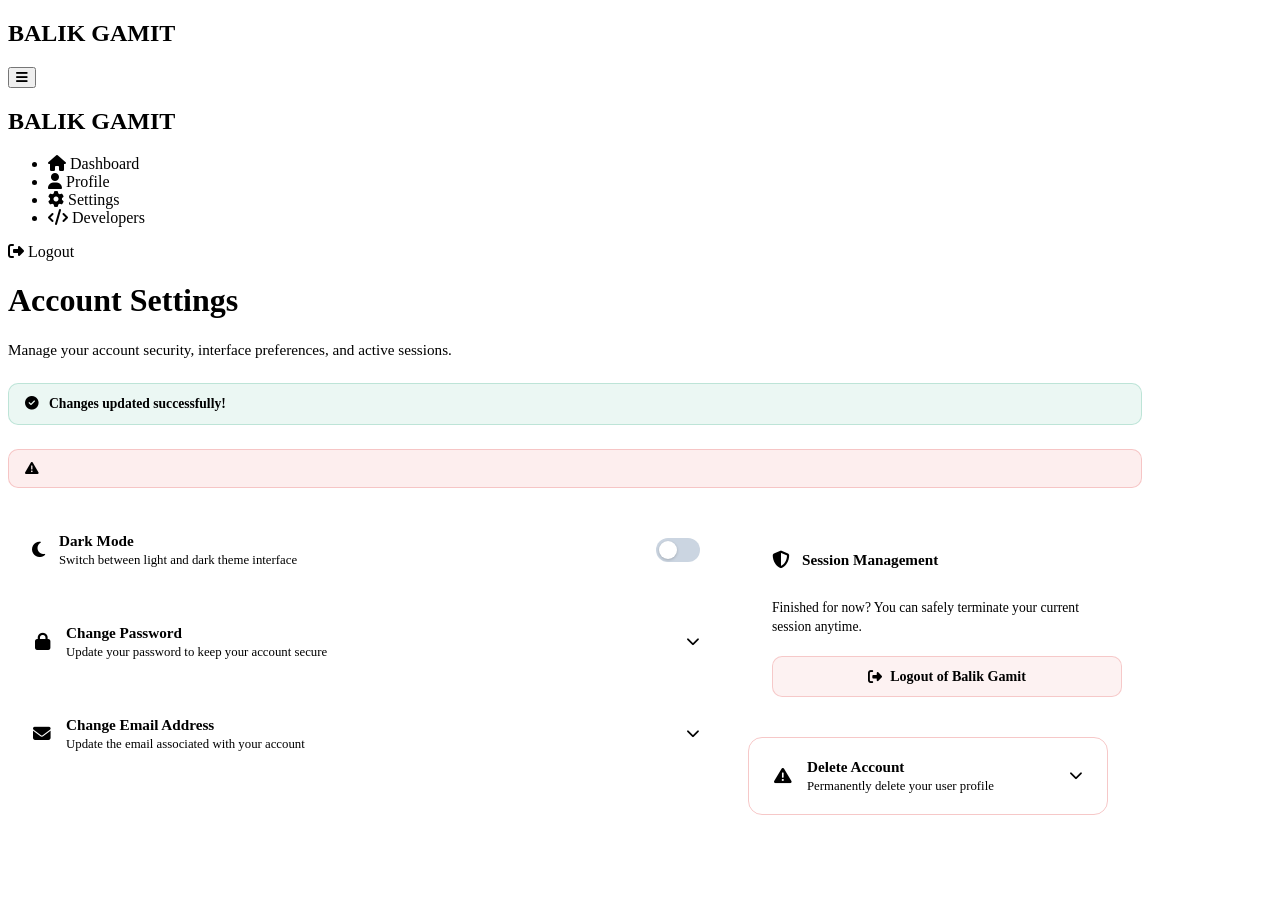
<file: src/main/resources/templates/settings.html>
<!DOCTYPE html>
<html xmlns:th="http://www.thymeleaf.org" lang="en">
<head>
    <title>BALIK GAMIT | Account Settings</title>
    <meta name="viewport" content="width=device-width, initial-scale=1.0">
    <link rel="stylesheet" th:href="@{/css/style.css}">
    <link href="https://fonts.googleapis.com/css2?family=Plus+Jakarta+Sans:wght@400;500;600;700;800&display=swap" rel="stylesheet">
    <link rel="stylesheet" href="https://cdnjs.cloudflare.com/ajax/libs/font-awesome/6.4.0/css/all.min.css">
    
    <script>
        (function() {
            const savedTheme = localStorage.getItem('theme');
            if (savedTheme) {
                document.documentElement.setAttribute('data-theme', savedTheme);
            }
        })();
    </script>

    <style>
        /* Component-Specific Layout Rules */
        .settings-grid {
            display: grid;
            grid-template-columns: 1fr 360px;
            gap: 24px;
            width: 100%;
            max-width: 1100px;
        }

        .grid-column {
            display: flex;
            flex-direction: column;
            gap: 16px;
        }

        .settings-card {
            background: var(--surface);
            border-radius: 14px;
            box-shadow: var(--card-shadow);
            border: 1px solid var(--card-border);
            overflow: hidden;
            transition: border-color 0.2s ease, box-shadow 0.2s ease;
        }

        .toggle-card {
            display: flex;
            align-items: center;
            justify-content: space-between;
            padding: 20px 24px;
            background: var(--surface);
            border-radius: 14px;
            border: 1px solid var(--card-border);
            box-shadow: var(--card-shadow);
        }

        .toggle-card-info {
            display: flex;
            align-items: center;
            gap: 14px;
        }

        .toggle-card-info i {
            font-size: 1.1rem;
            color: var(--primary-accent);
        }

        .toggle-title {
            font-weight: 700;
            font-size: 0.95rem;
            color: var(--text-main);
            display: block;
        }

        .toggle-desc {
            font-size: 0.8rem;
            color: var(--text-sub);
        }

        /* Custom Switch Button */
        .switch { position: relative; display: inline-block; width: 44px; height: 24px; flex-shrink: 0; }
        .switch input { opacity: 0; width: 0; height: 0; }
        .slider { position: absolute; cursor: pointer; top: 0; left: 0; right: 0; bottom: 0; background-color: #cbd5e1; transition: .3s; border-radius: 34px; }
        .slider:before { position: absolute; content: ""; height: 18px; width: 18px; left: 3px; bottom: 3px; background-color: white; transition: .3s; border-radius: 50%; box-shadow: 0 1px 3px rgba(0,0,0,0.2); }
        input:checked + .slider { background-color: var(--primary-accent); }
        input:checked + .slider:before { transform: translateX(20px); }

        /* Accordion Components */
        .accordion-header {
            padding: 20px 24px;
            display: flex;
            justify-content: space-between;
            align-items: center;
            cursor: pointer;
            user-select: none;
            transition: background 0.15s ease;
        }

        .accordion-header:hover {
            background: rgba(147, 51, 234, 0.02);
        }

        .accordion-header-text {
            display: flex;
            align-items: center;
            gap: 14px;
        }

        .accordion-header-text i {
            font-size: 1.1rem;
            color: var(--primary-accent);
            width: 20px;
            text-align: center;
        }

        .accordion-title {
            font-size: 0.95rem;
            color: var(--text-main);
            font-weight: 700;
            display: block;
        }

        .accordion-subtitle {
            font-size: 0.8rem;
            color: var(--text-sub);
            font-weight: 400;
        }

        .accordion-icon {
            transition: transform 0.3s ease;
            color: var(--text-sub);
            font-size: 0.85rem;
        }

        .settings-card.active .accordion-icon {
            transform: rotate(180deg);
            color: var(--primary-accent);
        }

        .accordion-content {
            max-height: 0;
            overflow: hidden;
            transition: max-height 0.35s cubic-bezier(0.4, 0, 0.2, 1);
            padding: 0 24px;
        }

        .settings-card.active .accordion-content {
            max-height: 500px;
            padding-bottom: 24px;
        }

        /* Session Management Card */
        .session-card {
            padding: 24px;
            background: var(--surface);
            border-radius: 14px;
            box-shadow: var(--card-shadow);
            border: 1px solid var(--card-border);
        }

        .session-card-header {
            display: flex;
            align-items: center;
            gap: 12px;
            margin-bottom: 12px;
        }

        .session-card-header i {
            color: var(--primary-accent);
            font-size: 1.1rem;
        }

        .session-card h3 {
            font-size: 0.95rem;
            font-weight: 700;
            color: var(--text-main);
        }

        .session-card p {
            color: var(--text-sub);
            font-size: 0.85rem;
            margin-bottom: 20px;
            line-height: 1.4;
        }

        .btn-logout-settings {
            display: inline-flex;
            align-items: center;
            justify-content: center;
            gap: 8px;
            background: rgba(220, 38, 38, 0.06);
            color: var(--lost-red) !important;
            border: 1px solid rgba(220, 38, 38, 0.2);
            text-decoration: none;
            padding: 11px 18px;
            border-radius: 10px;
            font-weight: 700;
            font-size: 0.88rem;
            transition: all 0.2s ease;
            width: 100%;
        }

        .btn-logout-settings:hover {
            background: var(--lost-red) !important;
            color: #ffffff !important;
        }

        .danger-card {
            border: 1px solid rgba(220, 38, 38, 0.25);
        }

        .danger-card .accordion-header-text i,
        .danger-card .accordion-title {
            color: var(--lost-red);
        }

        /* Inputs & Buttons */
        .settings-card input {
            width: 100%;
            padding: 12px 14px;
            margin: 6px 0 12px;
            border: 1px solid var(--card-border);
            border-radius: 8px;
            background: var(--bg-main);
            color: var(--text-main) !important;
            font-family: inherit;
            font-size: 0.88rem;
            transition: border-color 0.2s, background 0.2s;
        }

        .settings-card input:focus {
            border-color: var(--primary-accent);
            outline: none;
            background: var(--surface);
        }

        .btn-verify, .btn-save, .btn-delete-final {
            border: none;
            padding: 11px;
            border-radius: 8px;
            cursor: pointer;
            font-weight: 700;
            font-size: 0.88rem;
            width: 100%;
            transition: opacity 0.2s;
            margin-top: 4px;
            font-family: inherit;
        }

        .btn-verify { background: var(--primary-accent); color: white; }
        .btn-save { background: var(--found-green); color: white; }
        .btn-delete-final { background: var(--lost-red); color: white; }
        .btn-verify:hover, .btn-save:hover, .btn-delete-final:hover { opacity: 0.9; }

        .spinner { display: none; width: 14px; height: 14px; border: 2px solid rgba(255, 255, 255, 0.3); border-radius: 50%; border-top-color: #fff; animation: spin 0.8s linear infinite; margin-right: 8px; vertical-align: middle; }
        @keyframes spin { to { transform: rotate(360deg); } }
        .step-2 { display: none; margin-top: 12px; border-top: 1px solid var(--card-border); padding-top: 12px; }

        /* Status Messages */
        .status-msg {
            padding: 12px 16px;
            border-radius: 10px;
            margin-bottom: 24px;
            font-size: 0.85rem;
            font-weight: 600;
            display: flex;
            align-items: center;
            gap: 10px;
            width: 100%;
            max-width: 1100px;
        }
        .status-msg.success { background: rgba(5, 150, 105, 0.08); color: var(--found-green); border: 1px solid rgba(5, 150, 105, 0.2); }
        .status-msg.error { background: rgba(220, 38, 38, 0.08); color: var(--lost-red); border: 1px solid rgba(220, 38, 38, 0.2); }

        /* Central Modal */
        #central-notif-overlay {
            display: none;
            position: fixed;
            top: 0; left: 0;
            width: 100%; height: 100%;
            background: rgba(15, 23, 42, 0.4);
            backdrop-filter: blur(4px);
            z-index: 99999;
            justify-content: center;
            align-items: center;
        }

        .figma-modal {
            background: var(--surface);
            padding: 32px 28px;
            border-radius: 16px;
            width: 90%;
            max-width: 360px;
            text-align: center;
            border: 1px solid var(--card-border);
            box-shadow: 0 20px 25px -5px rgba(0, 0, 0, 0.1);
            transform: scale(0.95);
            opacity: 0;
            transition: all 0.2s ease-out;
        }

        .figma-modal.active { transform: scale(1); opacity: 1; }

        .modal-icon-container {
            width: 50px;
            height: 50px;
            background: rgba(147, 51, 234, 0.08);
            color: var(--primary-accent);
            border-radius: 50%;
            display: flex;
            align-items: center;
            justify-content: center;
            font-size: 1.4rem;
            margin: 0 auto 16px;
        }

        .modal-content h3 { margin: 0 0 6px 0; font-size: 1.1rem; font-weight: 700; color: var(--text-main); }
        .modal-content p { margin: 0 0 20px 0; color: var(--text-sub); font-size: 0.85rem; line-height: 1.4; }

        .modal-btn {
            width: 100%;
            padding: 11px;
            background: var(--primary-accent);
            color: white;
            border: none;
            border-radius: 8px;
            font-weight: 700;
            font-size: 0.88rem;
            cursor: pointer;
            transition: opacity 0.2s;
        }
        .modal-btn:hover { opacity: 0.9; }

        @media (max-width: 960px) {
            .settings-grid {
                grid-template-columns: 1fr;
            }
        }
    </style>
</head>
<body>

    <div class="mobile-navbar">
        <h2>BALIK GAMIT</h2>
        <button class="mobile-menu-btn" onclick="toggleSidebar()"><i class="fa-solid fa-bars"></i></button>
    </div>

    <div class="sidebar-overlay" id="sidebarOverlay" onclick="toggleSidebar()"></div>

    <!-- Notification Modal -->
    <div id="central-notif-overlay">
        <div id="central-modal" class="figma-modal">
            <div class="modal-icon-container">
                <i class="fa-solid fa-shield-check"></i>
            </div>
            <div class="modal-content">
                <h3 id="notif-title">Verified</h3>
                <p id="notif-message">A secure code has been sent to your email.</p>
            </div>
            <button class="modal-btn" onclick="closeCentralNotif()">Proceed</button>
        </div>
    </div>

    <!-- Sidebar -->
    <nav class="sidebar" id="sidebar">
        <h2>BALIK GAMIT</h2>
        <ul class="sidebar-nav">
            <li><a th:href="@{/}"><i class="fa-solid fa-house"></i> Dashboard</a></li>
            <li><a th:href="@{/profile}"><i class="fa-solid fa-user"></i> Profile</a></li>
            <li><a th:href="@{/settings}" class="active"><i class="fa-solid fa-gear"></i> Settings</a></li>
            <li><a th:href="@{/developers}"><i class="fa-solid fa-code"></i> Developers</a></li>
        </ul>
        <div class="sidebar-footer">
            <a th:href="@{/logout}" onclick="return confirm('Log out?')">
                <i class="fa-solid fa-right-from-bracket"></i> Logout
            </a>
        </div>
    </nav>

    <!-- Main Workspace -->
    <main class="main-content">
        <!-- Page Header -->
        <div class="top-bar" style="margin-bottom: 24px;">
            <div>
                <h1>Account Settings</h1>
                <p style="color: var(--text-sub); font-size: 0.95rem; margin-top: 4px;">Manage your account security, interface preferences, and active sessions.</p>
            </div>
        </div>

        <!-- Status Alerts -->
        <div th:if="${param.success}" class="status-msg success">
            <i class="fa-solid fa-circle-check"></i> Changes updated successfully!
        </div>
        <div th:if="${error}" class="status-msg error">
            <i class="fa-solid fa-triangle-exclamation"></i> <span th:text="${error}"></span>
        </div>

        <!-- 2-Column Dashboard Grid Layout -->
        <div class="settings-grid">
            
            <!-- Left Column: Primary Settings -->
            <div class="grid-column">
                
                <!-- Appearance Card -->
                <div class="toggle-card">
                    <div class="toggle-card-info">
                        <i class="fa-solid fa-moon"></i>
                        <div>
                            <span class="toggle-title">Dark Mode</span>
                            <span class="toggle-desc">Switch between light and dark theme interface</span>
                        </div>
                    </div>
                    <label class="switch">
                        <input type="checkbox" id="theme-toggle">
                        <span class="slider"></span>
                    </label>
                </div>

                <!-- Password Management -->
                <div class="settings-card">
                    <div class="accordion-header" onclick="toggleAccordion(this)">
                        <div class="accordion-header-text">
                            <i class="fa-solid fa-lock"></i>
                            <div>
                                <span class="accordion-title">Change Password</span>
                                <span class="accordion-subtitle">Update your password to keep your account secure</span>
                            </div>
                        </div>
                        <i class="fa-solid fa-chevron-down accordion-icon"></i>
                    </div>
                    <div class="accordion-content">
                        <div id="pw-step-1">
                            <input type="email" id="pw-email-check" placeholder="Enter current email" required>
                            <input type="password" id="pw-pass-check" placeholder="Enter current password" required>
                            <button class="btn-verify" id="pw-btn" onclick="requestSecureOtp('CHANGE_PASSWORD', 'pw-email-check', 'pw-pass-check', 'pw-btn', 'pw-step-1', 'pw-step-2')">
                                <span class="spinner"></span> Verify & Send OTP
                            </button>
                        </div>
                        
                        <form th:action="@{/settings/verify-and-update}" method="post" id="pw-step-2" class="step-2">
                            <input type="text" name="userOtp" placeholder="Enter 6-Digit OTP" required maxlength="6">
                            <input type="password" name="newDetail" id="newPass" placeholder="New Password" required>
                            <input type="password" placeholder="Confirm New Password" required oninput="checkMatch(this, 'newPass')">
                            <button type="submit" class="btn-save">Update Password</button>
                        </form>
                    </div>
                </div>

                <!-- Email Management -->
                <div class="settings-card">
                    <div class="accordion-header" onclick="toggleAccordion(this)">
                        <div class="accordion-header-text">
                            <i class="fa-solid fa-envelope"></i>
                            <div>
                                <span class="accordion-title">Change Email Address</span>
                                <span class="accordion-subtitle">Update the email associated with your account</span>
                            </div>
                        </div>
                        <i class="fa-solid fa-chevron-down accordion-icon"></i>
                    </div>
                    <div class="accordion-content">
                        <div id="email-step-1">
                            <input type="email" id="em-email-check" placeholder="Enter current email" required>
                            <input type="password" id="em-pass-check" placeholder="Enter current password" required>
                            <button class="btn-verify" id="em-btn" onclick="requestSecureOtp('CHANGE_EMAIL', 'em-email-check', 'em-pass-check', 'em-btn', 'email-step-1', 'email-step-2')">
                                <span class="spinner"></span> Verify & Send OTP
                            </button>
                        </div>
                        
                        <form th:action="@{/settings/verify-and-update}" method="post" id="email-step-2" class="step-2">
                            <input type="text" name="userOtp" placeholder="Enter 6-Digit OTP" required maxlength="6">
                            <input type="email" name="newDetail" placeholder="New Email Address" required>
                            <button type="submit" class="btn-save">Update Email</button>
                        </form>
                    </div>
                </div>

            </div>

            <!-- Right Column: Secondary Actions & Danger Zone -->
            <div class="grid-column">

                <!-- Session Control -->
                <div class="session-card">
                    <div class="session-card-header">
                        <i class="fa-solid fa-shield-halved"></i>
                        <h3>Session Management</h3>
                    </div>
                    <p>Finished for now? You can safely terminate your current session anytime.</p>
                    <a th:href="@{/logout}" class="btn-logout-settings" onclick="return confirm('Are you sure you want to log out?')">
                        <i class="fa-solid fa-right-from-bracket"></i> Logout of Balik Gamit
                    </a>
                </div>

                <!-- Danger Zone -->
                <div class="settings-card danger-card">
                    <div class="accordion-header" onclick="toggleAccordion(this)">
                        <div class="accordion-header-text">
                            <i class="fa-solid fa-triangle-exclamation"></i>
                            <div>
                                <span class="accordion-title">Delete Account</span>
                                <span class="accordion-subtitle">Permanently delete your user profile</span>
                            </div>
                        </div>
                        <i class="fa-solid fa-chevron-down accordion-icon"></i>
                    </div>
                    <div class="accordion-content">
                        <div id="del-step-1">
                            <input type="email" id="del-email-check" placeholder="Registered Email Address" required>
                            <input type="password" id="del-pw-check" placeholder="Current Password" required>
                            <button class="btn-verify" id="del-btn" style="background: var(--lost-red);" onclick="requestSecureOtp('DELETE_ACCOUNT', 'del-email-check', 'del-pw-check', 'del-btn', 'del-step-1', 'del-step-3')">
                                <span class="spinner"></span> Request Deletion OTP
                            </button>
                        </div>
                        
                        <form th:action="@{/settings/verify-and-update}" method="post" id="del-step-3" class="step-2" onsubmit="return confirmFinalDelete()">
                            <input type="text" name="userOtp" placeholder="6-Digit OTP" required maxlength="6">
                            <button type="submit" class="btn-delete-final">Permanently Delete Account</button>
                        </form>
                    </div>
                </div>

            </div>

        </div>
    </main>

    <script>
        function toggleSidebar() {
            document.getElementById('sidebar').classList.toggle('show');
            document.getElementById('sidebarOverlay').classList.toggle('show');
        }

        function toggleAccordion(header) {
            const card = header.parentElement;
            const content = card.querySelector('.accordion-content');
            card.classList.toggle('active');
            if (card.classList.contains('active')) {
                content.style.maxHeight = content.scrollHeight + "px";
            } else {
                content.style.maxHeight = "0";
            }
        }

        function showCentralNotif(title, message, iconClass = 'fa-paper-plane') {
            const overlay = document.getElementById('central-notif-overlay');
            const modal = document.getElementById('central-modal');
            const icon = modal.querySelector('.modal-icon-container i');
            document.getElementById('notif-title').innerText = title;
            document.getElementById('notif-message').innerText = message;
            icon.className = `fa-solid ${iconClass}`;
            overlay.style.display = 'flex';
            setTimeout(() => { modal.classList.add('active'); }, 10);
        }

        function closeCentralNotif() {
            const modal = document.getElementById('central-modal');
            modal.classList.remove('active');
            setTimeout(() => {
                document.getElementById('central-notif-overlay').style.display = 'none';
            }, 200);
        }

        const themeToggle = document.getElementById('theme-toggle');
        const currentTheme = localStorage.getItem('theme');
        if (currentTheme === 'dark') {
            document.documentElement.setAttribute('data-theme', 'dark');
            themeToggle.checked = true;
        }

        themeToggle.addEventListener('change', function() {
            const theme = this.checked ? 'dark' : 'light';
            document.documentElement.setAttribute('data-theme', theme);
            localStorage.setItem('theme', theme);
        });

        function requestSecureOtp(action, emailId, passId, btnId, currentStepId, nextStepId) {
            const emailVal = document.getElementById(emailId).value;
            const passVal = document.getElementById(passId).value;
            const btn = document.getElementById(btnId);
            const spinner = btn.querySelector('.spinner');

            if (!emailVal || !passVal) {
                showCentralNotif('Empty Fields', 'Please fill in both email and password to verify your identity.', 'fa-circle-exclamation');
                return;
            }

            btn.disabled = true;
            spinner.style.display = 'inline-block';

            const params = new URLSearchParams();
            params.append('action', action);
            params.append('emailCheck', emailVal);
            params.append('verifyValue', passVal);

            fetch('/settings/request-otp', { method: 'POST', body: params })
            .then(res => res.text())
            .then(data => {
                spinner.style.display = 'none';
                if (data.includes("Sent")) {
                    showCentralNotif('Code Sent!', data, 'fa-envelope-circle-check');
                    document.getElementById(currentStepId).style.display = 'none';
                    document.getElementById(nextStepId).style.display = 'block';
                    const content = btn.closest('.accordion-content');
                    content.style.maxHeight = content.scrollHeight + "px";
                } else {
                    showCentralNotif('Verification Failed', data, 'fa-triangle-exclamation');
                    btn.disabled = false;
                }
            })
            .catch(() => {
                showCentralNotif('Network Error', 'Could not connect to the server.', 'fa-wifi-slash');
                btn.disabled = false;
                spinner.style.display = 'none';
            });
        }

        function checkMatch(input, targetId) {
            const original = document.getElementById(targetId).value;
            input.style.borderColor = (input.value !== original) ? 'var(--lost-red)' : 'var(--found-green)';
        }

        function confirmFinalDelete() {
            return confirm("WARNING: This action is permanent! Are you sure?");
        }
    </script>
</body>
</html>
</file>
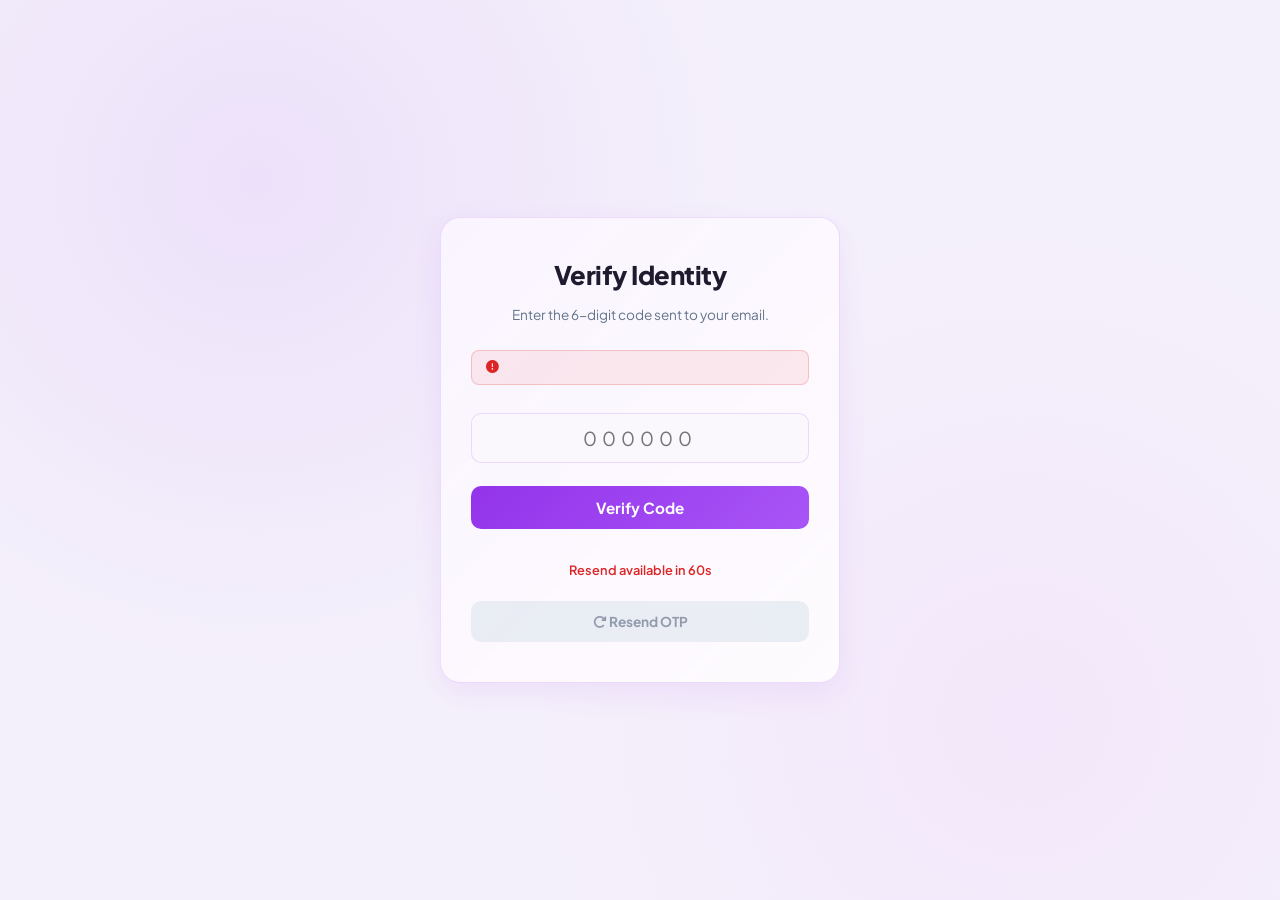
<file: src/main/resources/templates/verify-otp.html>
<!DOCTYPE html>
<html xmlns:th="http://www.thymeleaf.org" lang="en">
<head>
    <title>BALIK GAMIT | Verify OTP</title>
    <meta name="viewport" content="width=device-width, initial-scale=1.0">
    <link href="https://fonts.googleapis.com/css2?family=Plus+Jakarta+Sans:wght@400;500;600;700;800&display=swap" rel="stylesheet">
    <link rel="stylesheet" href="https://cdnjs.cloudflare.com/ajax/libs/font-awesome/6.4.0/css/all.min.css">
    
    <style>
        :root {
            --bg-main: #f4f0fb;
            --surface: #ffffff;
            --text-main: #1e1b2e;
            --text-sub: #64748b;
            --card-border: rgba(147, 51, 234, 0.15);
            --primary-accent: #9333ea;
            --primary-hover: #7e22ce;
            --lost-red: #dc2626;
            --found-green: #059669;
            --gradient-glow: linear-gradient(135deg, rgba(147, 51, 234, 0.05) 0%, rgba(217, 70, 239, 0.02) 100%);
        }

        * { box-sizing: border-box; }

        body { 
            font-family: 'Plus Jakarta Sans', sans-serif; 
            background: var(--bg-main);
            display: flex; 
            justify-content: center; 
            align-items: center; 
            min-height: 100vh; 
            padding: 20px 12px;
            margin: 0; 
            color: var(--text-main);
            background-image: 
                radial-gradient(circle at 20% 20%, rgba(147, 51, 234, 0.08) 0%, transparent 40%),
                radial-gradient(circle at 80% 80%, rgba(217, 70, 239, 0.05) 0%, transparent 40%);
        }

        .card { 
            background: var(--surface); 
            padding: 40px 30px; 
            border-radius: 20px; 
            box-shadow: 0 10px 30px rgba(147, 51, 234, 0.08); 
            width: 100%; 
            max-width: 400px; 
            text-align: center; 
            border: 1px solid var(--card-border);
            position: relative;
            z-index: 1;
            background-image: var(--gradient-glow);
        }

        h3 { 
            color: var(--text-main); 
            margin: 0 0 6px 0; 
            font-size: 1.6rem;
            font-weight: 800;
            letter-spacing: -0.5px;
        }

        p.subtitle {
            color: var(--text-sub);
            font-size: 0.85rem;
            margin-bottom: 25px;
            line-height: 1.5;
        }

        input { 
            width: 100%; 
            padding: 12px 16px; 
            margin: 8px 0; 
            border: 1px solid var(--card-border); 
            border-radius: 10px; 
            background: #faf8fd;
            font-family: inherit;
            font-size: 1.2rem;
            letter-spacing: 5px;
            text-align: center;
            color: var(--text-main) !important;
            box-sizing: border-box;
            transition: border-color 0.2s, background 0.2s;
        }

        input:focus { 
            border-color: var(--primary-accent);
            outline: none;
            background: #ffffff;
        }

        button { 
            padding: 12px; 
            border-radius: 10px; 
            border: none; 
            font-weight: 700; 
            font-size: 0.95rem;
            cursor: pointer; 
            font-family: inherit;
            transition: opacity 0.2s;
        }

        .btn-verify { 
            width: 100%; 
            background: linear-gradient(135deg, #9333ea, #a855f7);
            color: #ffffff; 
            margin-top: 15px;
        }

        .btn-resend { 
            background-color: #faf8fd; 
            color: var(--text-main); 
            border: 1px solid var(--card-border);
            font-size: 0.85rem;
            margin-top: 5px;
            width: 100%;
        }

        button:hover:not(:disabled) { 
            opacity: 0.9;
        }

        button:disabled {
            background-color: #e2e8f0 !important;
            color: var(--text-sub);
            cursor: not-allowed;
            opacity: 0.7;
            border: none;
        }

        .resend-container { 
            display: flex; 
            flex-direction: column;
            align-items: center; 
            gap: 5px; 
            margin-top: 20px; 
        }

        #timerText { 
            font-size: 0.8rem; 
            color: var(--lost-red); 
            font-weight: 600;
        }

        .error-msg {
            background-color: rgba(220, 38, 38, 0.08);
            color: var(--lost-red);
            border: 1px solid rgba(220, 38, 38, 0.2);
            padding: 10px 14px;
            border-radius: 8px;
            font-size: 0.8rem;
            font-weight: 600;
            margin-bottom: 20px;
            text-align: left;
            display: flex;
            align-items: center;
            gap: 8px;
        }

        @media (max-width: 480px) {
            .card {
                padding: 30px 20px;
            }
        }
    </style>
</head>
<body>
    <div class="card">
        <h3>Verify Identity</h3>
        <p class="subtitle">Enter the 6-digit code sent to your email.</p>
        
        <div th:if="${error}" class="error-msg">
            <i class="fa-solid fa-circle-exclamation"></i> <span th:text="${error}"></span>
        </div>

        <form th:action="@{/forgot-password/confirm-otp}" method="post">
            <input type="text" name="userOtp" placeholder="000000" required maxlength="6">
            <button type="submit" class="btn-verify">Verify Code</button>
        </form>

        <div class="resend-container">
            <p id="timerText" style="display: none;">
                Resend available in <span id="seconds">60</span>s
            </p>
            <button type="button" id="resendBtn" class="btn-resend" onclick="resendOtp()">
                <i class="fa-solid fa-rotate-right"></i> Resend OTP
            </button>
        </div>
    </div>

    <script>
        let countdown;
        function startTimer() {
            const btn = document.getElementById('resendBtn');
            const timerText = document.getElementById('timerText');
            const sec = document.getElementById('seconds');
            
            btn.disabled = true; 
            timerText.style.display = "block";
            let timeLeft = 60;
            
            countdown = setInterval(() => {
                timeLeft--; 
                sec.innerText = timeLeft;
                if (timeLeft <= 0) {
                    clearInterval(countdown);
                    btn.disabled = false; 
                    timerText.style.display = "none";
                }
            }, 1000);
        }

        function resendOtp() {
            fetch('/forgot-password/send-otp-resend', { method: 'POST' })
                .then(res => {
                    if(res.ok) {
                        alert("New OTP Sent! Please check your email.");
                        startTimer();
                    } else {
                        alert("Error resending OTP. Please try again.");
                    }
                });
        }
        
        window.onload = startTimer;
    </script>
</body>
</html>
</file>
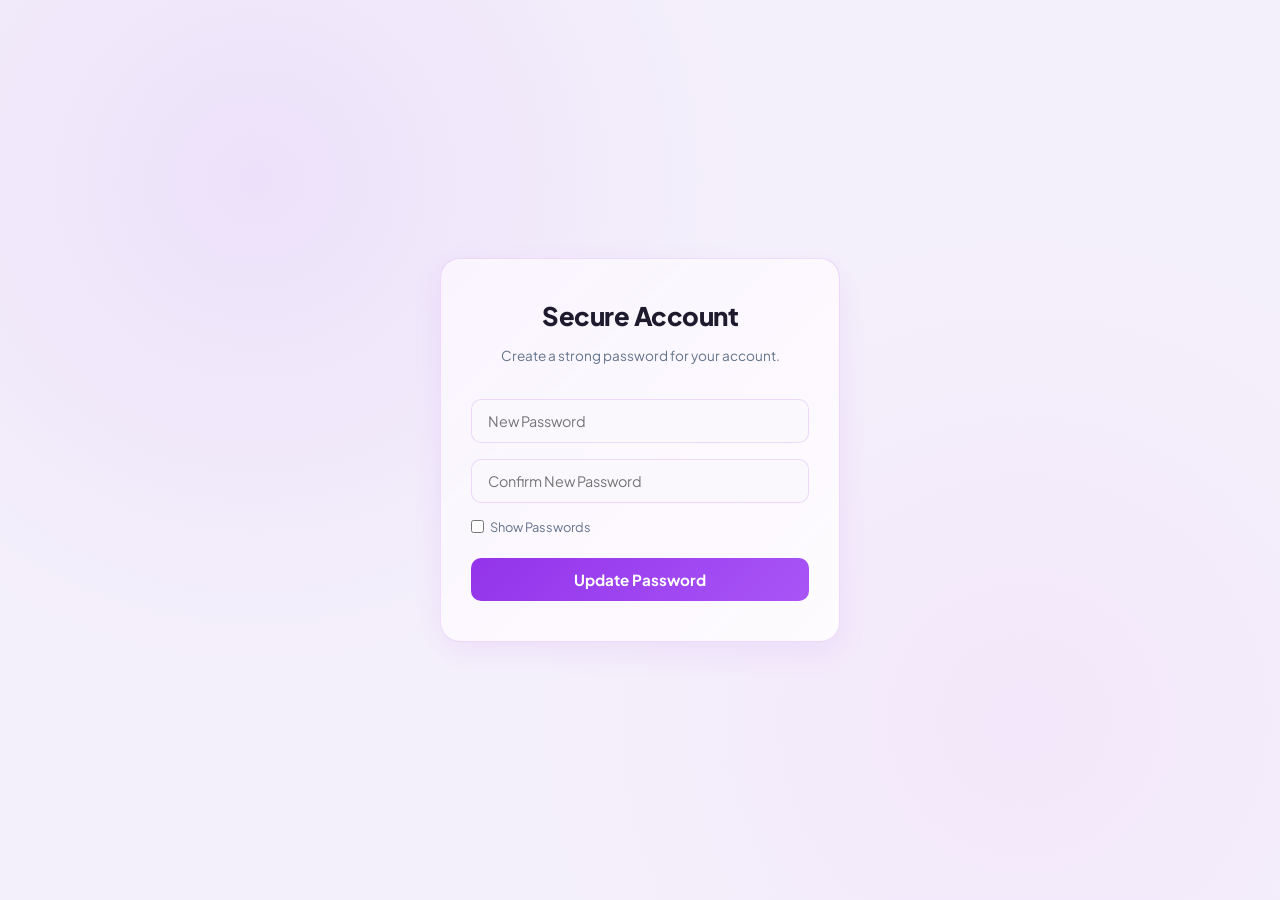
<file: src/main/resources/templates/verify-reset.html>
<!DOCTYPE html>
<html xmlns:th="http://www.thymeleaf.org" lang="en">
<head>
    <title>BALIK GAMIT | Set New Password</title>
    <meta name="viewport" content="width=device-width, initial-scale=1.0">
    <link href="https://fonts.googleapis.com/css2?family=Plus+Jakarta+Sans:wght@400;500;600;700;800&display=swap" rel="stylesheet">
    <link rel="stylesheet" href="https://cdnjs.cloudflare.com/ajax/libs/font-awesome/6.4.0/css/all.min.css">
    
    <style>
        :root {
            --bg-main: #f4f0fb;
            --surface: #ffffff;
            --text-main: #1e1b2e;
            --text-sub: #64748b;
            --card-border: rgba(147, 51, 234, 0.15);
            --primary-accent: #9333ea;
            --primary-hover: #7e22ce;
            --lost-red: #dc2626;
            --found-green: #059669;
            --gradient-glow: linear-gradient(135deg, rgba(147, 51, 234, 0.05) 0%, rgba(217, 70, 239, 0.02) 100%);
        }

        * { box-sizing: border-box; }

        body { 
            font-family: 'Plus Jakarta Sans', sans-serif; 
            background: var(--bg-main);
            display: flex; 
            justify-content: center; 
            align-items: center; 
            min-height: 100vh; 
            padding: 20px 12px;
            margin: 0; 
            color: var(--text-main);
            background-image: 
                radial-gradient(circle at 20% 20%, rgba(147, 51, 234, 0.08) 0%, transparent 40%),
                radial-gradient(circle at 80% 80%, rgba(217, 70, 239, 0.05) 0%, transparent 40%);
        }

        .card { 
            background: var(--surface); 
            padding: 40px 30px; 
            border-radius: 20px; 
            box-shadow: 0 10px 30px rgba(147, 51, 234, 0.08); 
            width: 100%; 
            max-width: 400px; 
            text-align: center; 
            border: 1px solid var(--card-border);
            position: relative;
            z-index: 1;
            background-image: var(--gradient-glow);
        }

        h2 { 
            color: var(--text-main); 
            margin: 0 0 6px 0; 
            font-size: 1.6rem;
            font-weight: 800;
            letter-spacing: -0.5px;
        }

        p.subtitle {
            color: var(--text-sub);
            font-size: 0.85rem;
            margin-bottom: 25px;
            line-height: 1.5;
        }

        input[type="password"], 
        input[type="text"] { 
            width: 100%; 
            padding: 12px 16px; 
            margin: 8px 0; 
            border: 1px solid var(--card-border); 
            border-radius: 10px; 
            background: #faf8fd;
            font-family: inherit;
            font-size: 0.9rem;
            color: var(--text-main) !important;
            box-sizing: border-box;
            transition: border-color 0.2s, background 0.2s;
        }

        input:focus { 
            border-color: var(--primary-accent);
            outline: none;
            background: #ffffff;
        }

        button { 
            width: 100%; 
            padding: 12px; 
            background: linear-gradient(135deg, #9333ea, #a855f7);
            color: #ffffff; 
            border: none; 
            border-radius: 10px; 
            font-weight: 700; 
            font-size: 0.95rem;
            cursor: pointer; 
            margin-top: 15px; 
            transition: opacity 0.2s;
            font-family: inherit;
        }

        button:hover { 
            opacity: 0.9;
        }

        .match-error { 
            background-color: rgba(220, 38, 38, 0.08);
            color: var(--lost-red);
            border: 1px solid rgba(220, 38, 38, 0.2);
            padding: 10px 14px;
            border-radius: 8px;
            font-size: 0.8rem;
            font-weight: 600;
            display: none; 
            margin: 8px 0; 
            text-align: left;
        }

        .checkbox-container {
            text-align: left; 
            font-size: 0.8rem; 
            margin: 8px 0; 
            color: var(--text-sub);
        }

        label { cursor: pointer; display: flex; align-items: center; }
        input[type="checkbox"] { width: auto; margin: 0 6px 0 0; cursor: pointer; }

        @media (max-width: 480px) {
            .card {
                padding: 30px 20px;
            }
        }
    </style>
</head>
<body>
    <div class="card">
        <h2>Secure Account</h2>
        <p class="subtitle">Create a strong password for your account.</p>
        
        <form th:action="@{/forgot-password/verify}" method="post" onsubmit="return validatePasswords()">
            <input type="password" name="newPassword" id="newPass" placeholder="New Password" required>
            <input type="password" id="confirmPass" placeholder="Confirm New Password" required>
            
            <p id="matchError" class="match-error">
                <i class="fa-solid fa-circle-exclamation"></i> Passwords do not match!
            </p>

            <div class="checkbox-container">
                <label>
                    <input type="checkbox" onclick="toggleVisibility()"> 
                    Show Passwords
                </label>
            </div>

            <button type="submit">Update Password</button>
        </form>
    </div>

    <script>
        function toggleVisibility() {
            const p1 = document.getElementById("newPass");
            const p2 = document.getElementById("confirmPass");
            const type = p1.type === "password" ? "text" : "password";
            p1.type = type;
            p2.type = type;
        }

        function validatePasswords() {
            const pass = document.getElementById("newPass").value;
            const confirm = document.getElementById("confirmPass").value;
            const errorMsg = document.getElementById("matchError");

            if (pass !== confirm) {
                errorMsg.style.display = "block";
                return false;
            }
            return true;
        }
    </script>
</body>
</html>
</file>
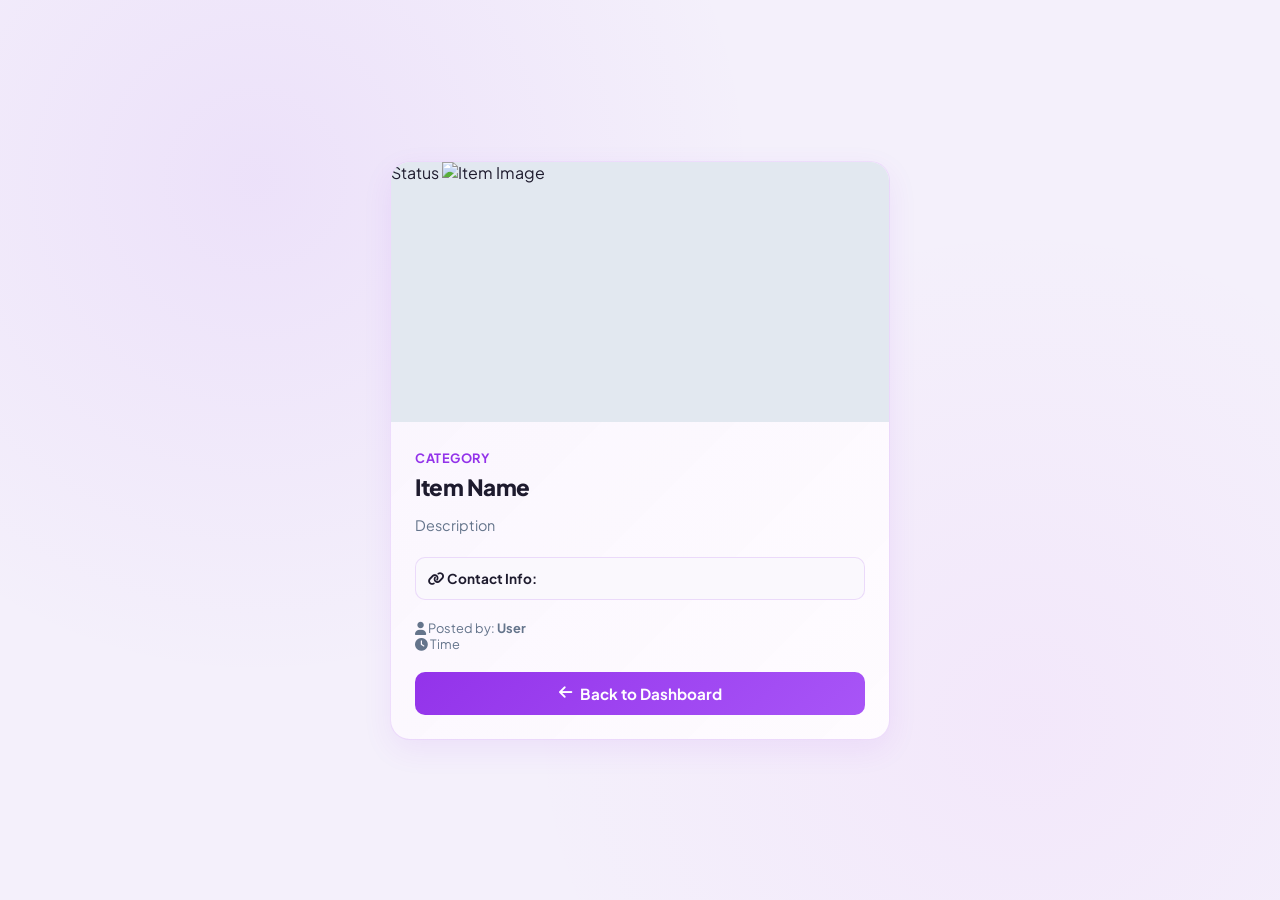
<file: src/main/resources/templates/view-item.html>
<!DOCTYPE html>
<html xmlns:th="http://www.thymeleaf.org" lang="en">
<head>
    <meta charset="UTF-8">
    <meta name="viewport" content="width=device-width, initial-scale=1.0">
    
    <meta property="og:type" content="website" />
    <meta property="og:url" th:content="'https://balik-gamit-production.up.railway.app/item/' + ${item.id}" />
    <meta property="og:title" th:content="'[LOST/FOUND] ' + ${item.name}" />
    <meta property="og:description" th:content="${item.description}" />
    <meta property="og:image" th:content="${item.imagePath}" />
    <meta property="og:image:width" content="1200" />
    <meta property="og:image:height" content="630" />

    <title th:text="${item.name}">Item Details</title>
    <link href="https://fonts.googleapis.com/css2?family=Plus+Jakarta+Sans:wght@400;500;600;700;800&display=swap" rel="stylesheet">
    <link rel="stylesheet" href="https://cdnjs.cloudflare.com/ajax/libs/font-awesome/6.4.0/css/all.min.css">
    
    <style>
        :root {
            --bg-main: #f4f0fb;
            --surface: #ffffff;
            --text-main: #1e1b2e;
            --text-sub: #64748b;
            --card-border: rgba(147, 51, 234, 0.15);
            --primary-accent: #9333ea;
            --primary-hover: #7e22ce;
            --found-green: #059669;
            --lost-red: #dc2626;
            --gradient-glow: linear-gradient(135deg, rgba(147, 51, 234, 0.05) 0%, rgba(217, 70, 239, 0.02) 100%);
        }

        * { box-sizing: border-box; }

        body {
            font-family: 'Plus Jakarta Sans', sans-serif;
            background: var(--bg-main);
            min-height: 100vh;
            display: flex;
            align-items: center;
            justify-content: center;
            padding: 20px 12px;
            color: var(--text-main);
            margin: 0;
            background-image: 
                radial-gradient(circle at 20% 20%, rgba(147, 51, 234, 0.08) 0%, transparent 40%),
                radial-gradient(circle at 80% 80%, rgba(217, 70, 239, 0.05) 0%, transparent 40%);
        }

        .detail-card {
            background: var(--surface);
            border-radius: 20px;
            overflow: hidden;
            box-shadow: 0 10px 30px rgba(147, 51, 234, 0.08);
            border: 1px solid var(--card-border);
            max-width: 500px;
            width: 100%;
            background-image: var(--gradient-glow);
        }

        .image-container {
            position: relative;
            height: 260px;
            background: #e2e8f0;
        }

        .image-container img {
            width: 100%;
            height: 100%;
            object-fit: cover;
        }

        .status-badge {
            position: absolute;
            top: 16px;
            left: 16px;
            padding: 6px 14px;
            border-radius: 8px;
            font-size: 0.8rem;
            font-weight: 700;
            text-transform: uppercase;
            letter-spacing: 0.5px;
        }
        .status-badge.lost { background: var(--lost-red) !important; color: white !important; }
        .status-badge.found { background: var(--found-green) !important; color: white !important; }

        .card-content {
            padding: 24px;
        }

        .category-tag {
            font-size: 0.8rem;
            color: var(--primary-accent);
            font-weight: 700;
            text-transform: uppercase;
            letter-spacing: 0.5px;
        }

        h2 {
            margin: 6px 0 12px 0;
            font-size: 1.4rem;
            font-weight: 800;
            color: var(--text-main);
            letter-spacing: -0.5px;
        }

        .item-description {
            font-size: 0.9rem;
            color: var(--text-sub);
            margin-bottom: 20px;
            line-height: 1.5;
            word-break: break-word;
        }

        .contact-box {
            font-size: 0.85rem;
            margin-bottom: 20px;
            padding: 12px;
            background: #faf8fd;
            border-radius: 10px;
            border: 1px solid var(--card-border);
            color: var(--text-main);
            word-break: break-all;
        }

        .meta-info {
            font-size: 0.8rem;
            color: var(--text-sub);
            margin-bottom: 20px;
        }

        .btn-back {
            display: inline-flex;
            align-items: center;
            justify-content: center;
            gap: 8px;
            width: 100%;
            padding: 12px;
            background: linear-gradient(135deg, #9333ea, #a855f7);
            color: #ffffff;
            border-radius: 10px;
            text-decoration: none;
            font-weight: 700;
            font-size: 0.95rem;
            transition: opacity 0.2s;
            box-sizing: border-box;
        }

        .btn-back:hover {
            opacity: 0.9;
        }

        @media (max-width: 480px) {
            .image-container {
                height: 200px;
            }
            .card-content {
                padding: 18px;
            }
        }
    </style>
</head>
<body>
    <div class="detail-card">
        <div class="image-container">
            <span th:class="${item.status == 'LOST' or item.status == 'MISSING' ? 'status-badge lost' : 'status-badge found'}" 
                  th:text="${item.status}">Status</span>
            <img th:src="${item.imagePath != null ? item.imagePath : '/images/default.jpg'}" alt="Item Image">
        </div>
        <div class="card-content">
            <span class="category-tag" th:text="${item.category}">Category</span>
            <h2 th:text="${item.name}">Item Name</h2>
            <p class="item-description" th:text="${item.description}">Description</p>
            
            <div class="contact-box">
                <strong><i class="fa-solid fa-link"></i> Contact Info:</strong><br>
                <span th:text="${item.contactInfo}"></span>
            </div>

            <div class="meta-info">
                <i class="fa-solid fa-user"></i> Posted by: <strong th:text="${item.poster != null ? item.poster.name : 'Anonymous'}">User</strong><br>
                <i class="fa-solid fa-clock"></i> <span th:text="${item.getFormattedDate()}">Time</span>
            </div>

            <a href="/" class="btn-back"><i class="fa-solid fa-arrow-left"></i> Back to Dashboard</a>
        </div>
    </div>
</body>
</html>
</file>
